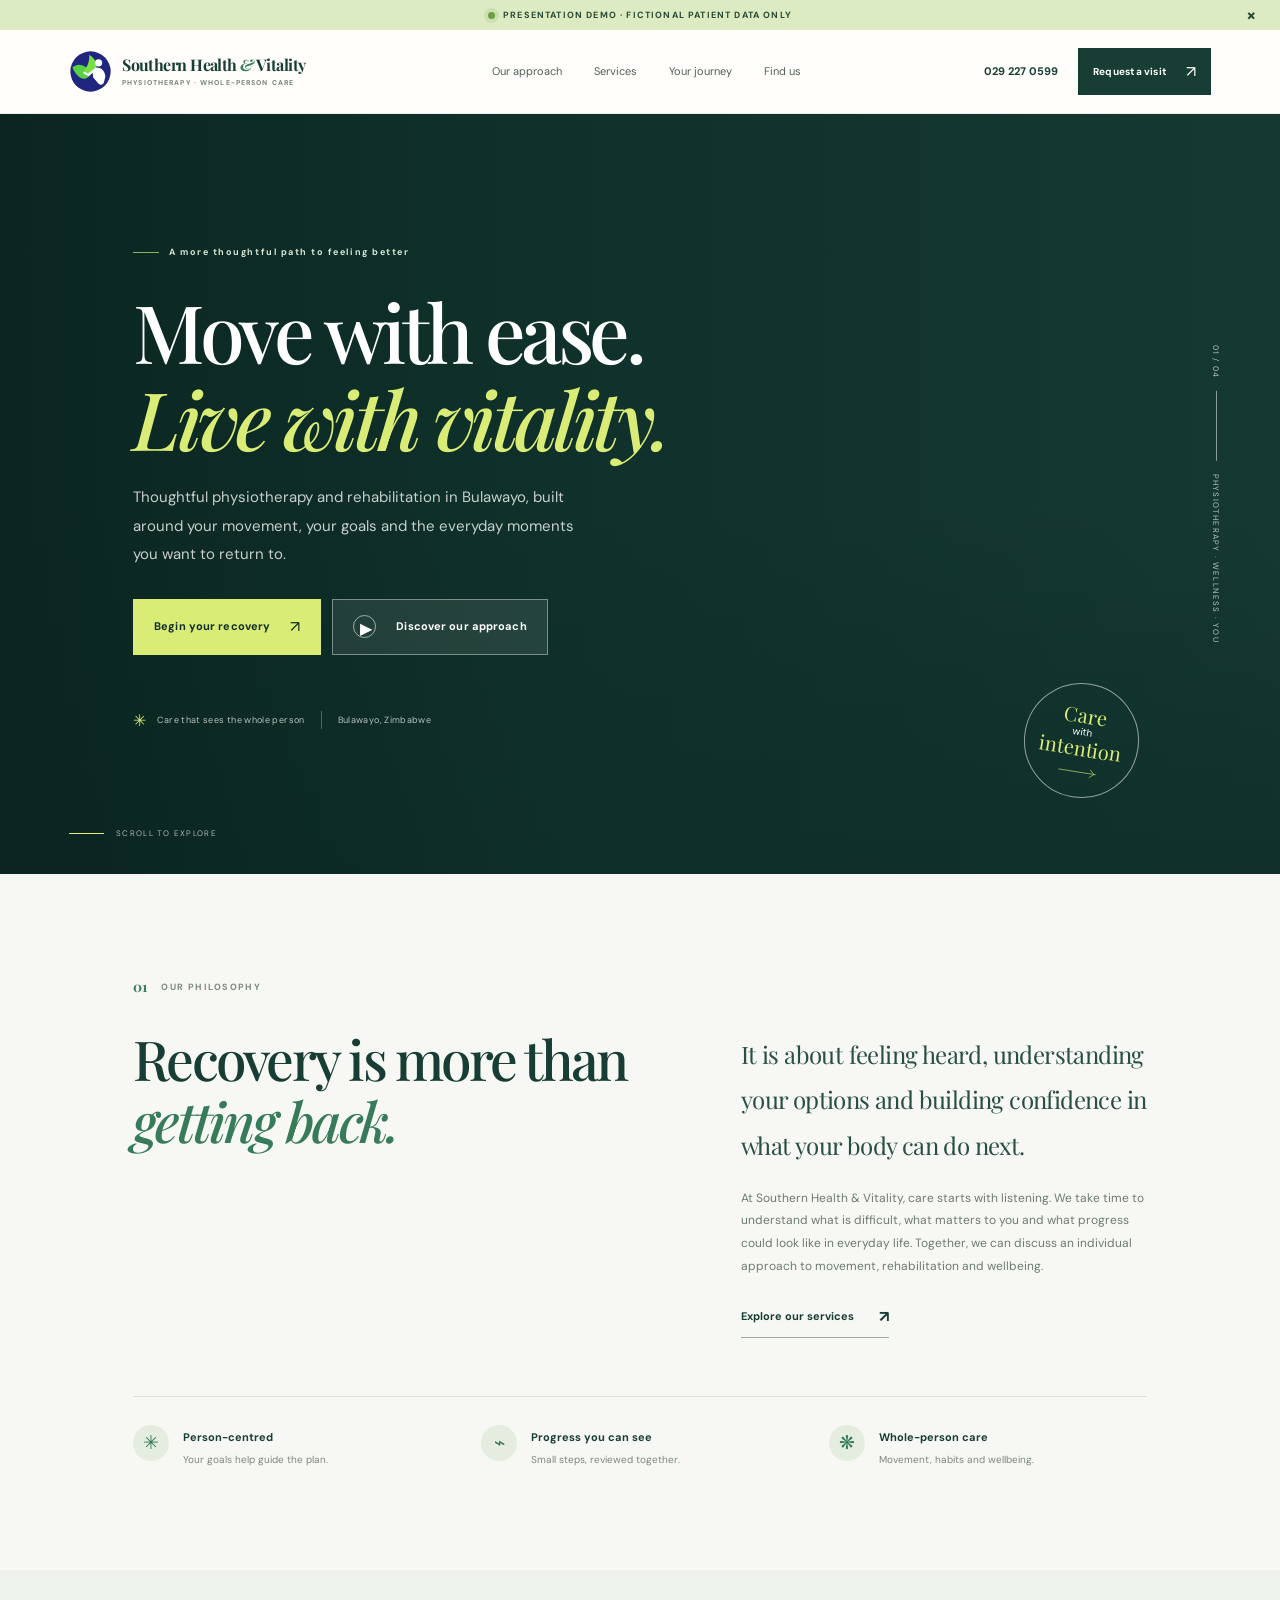
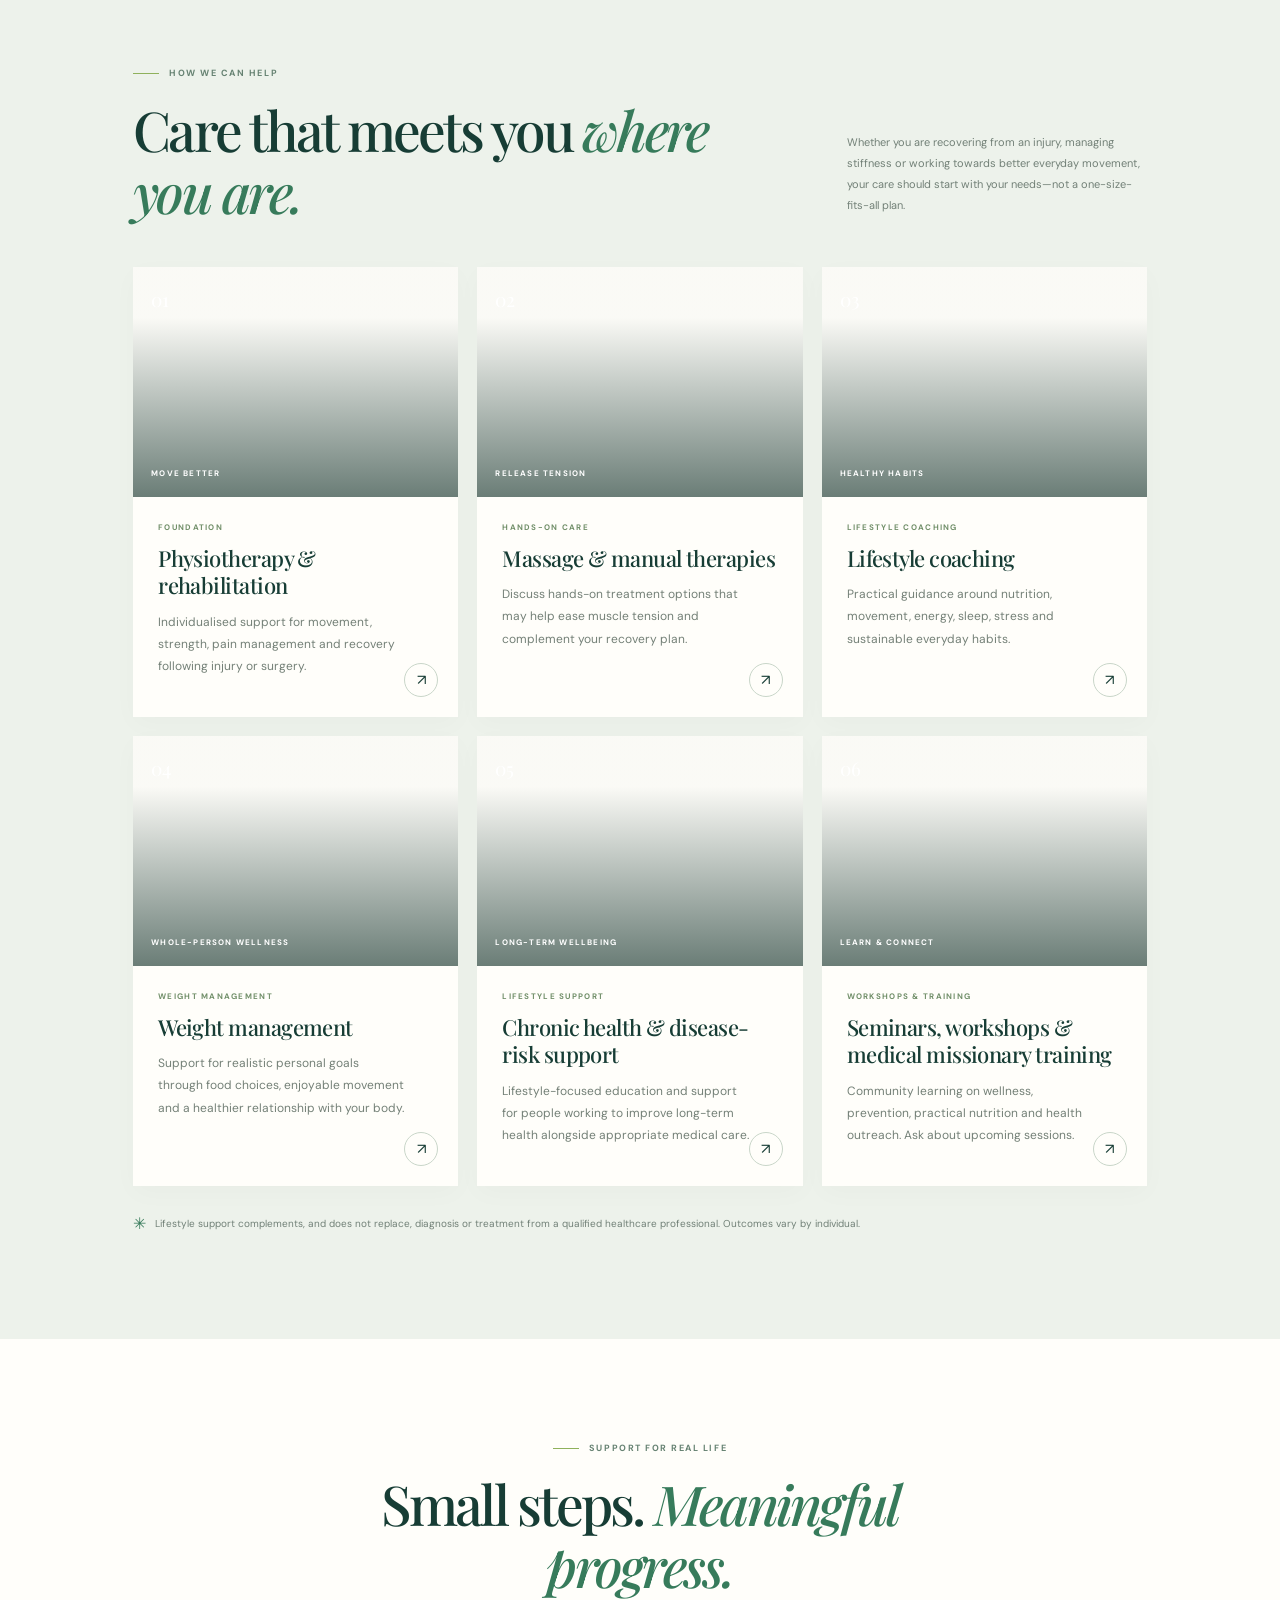
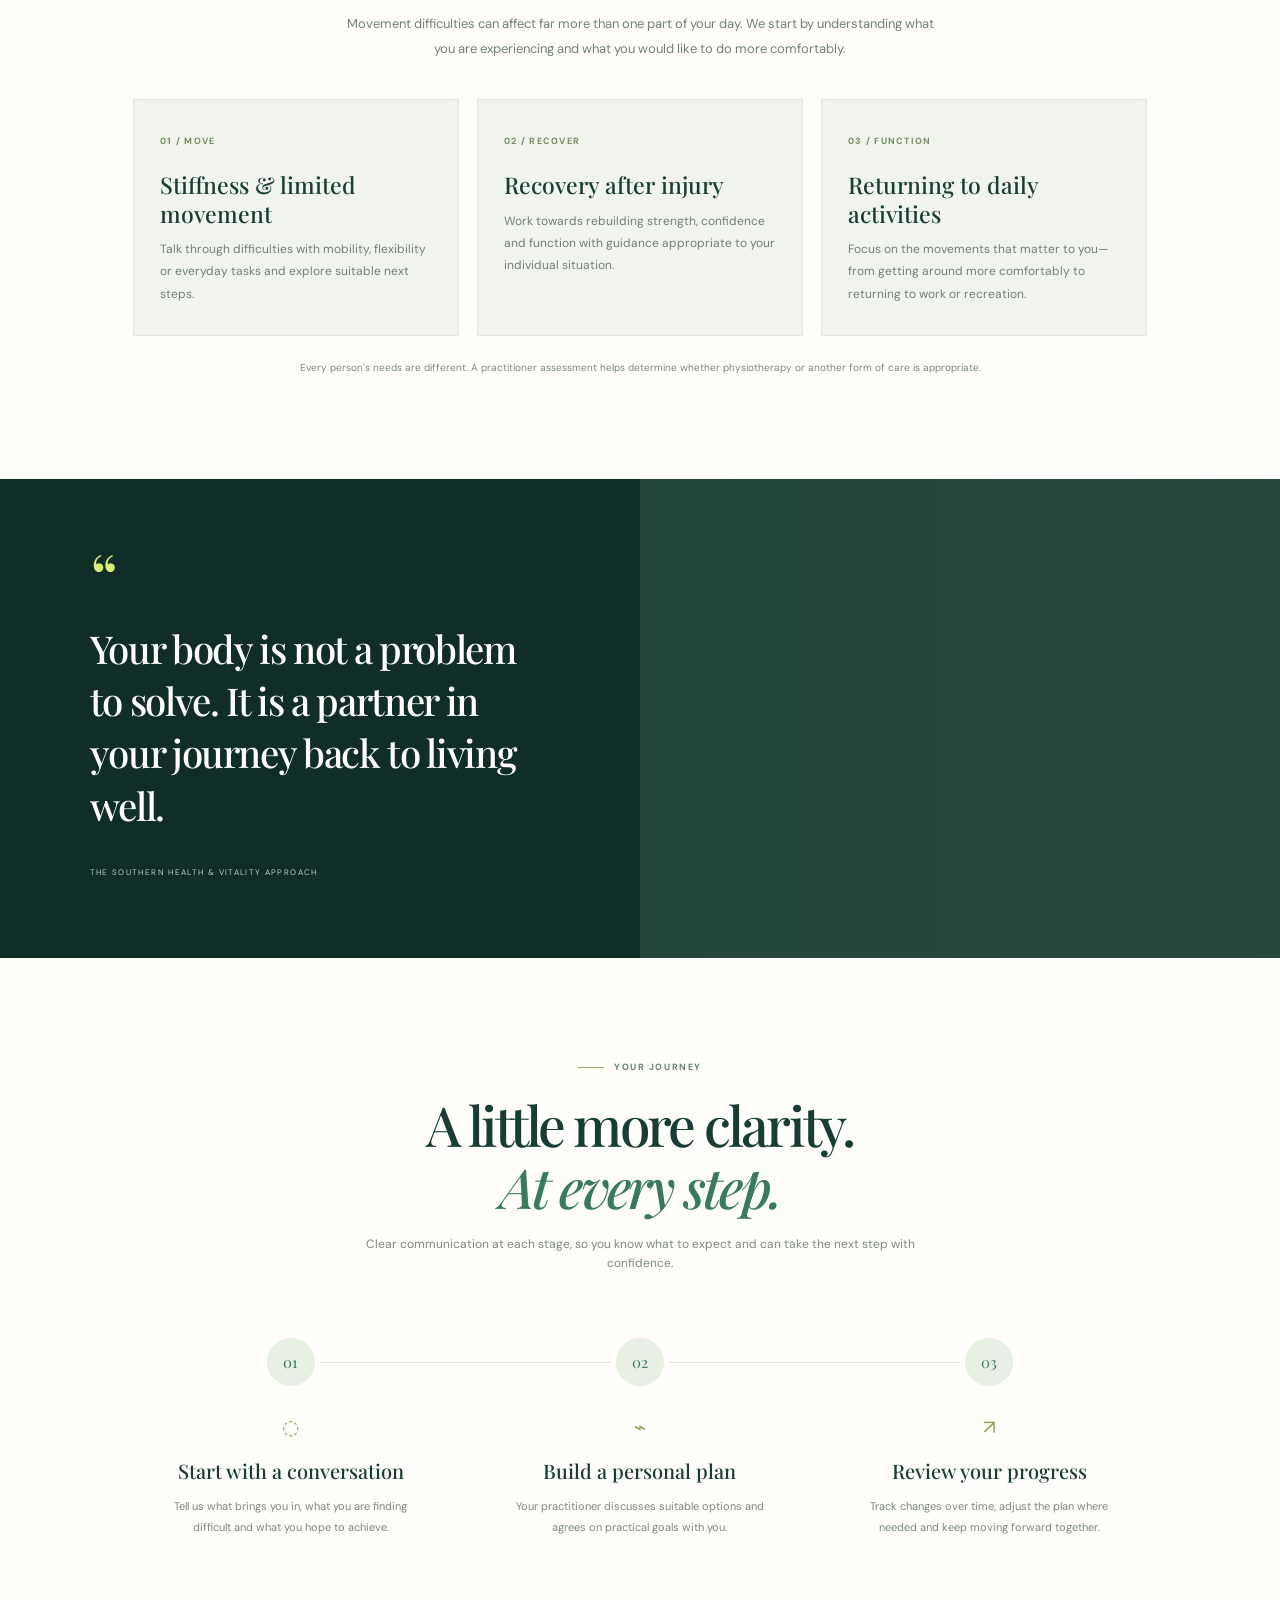
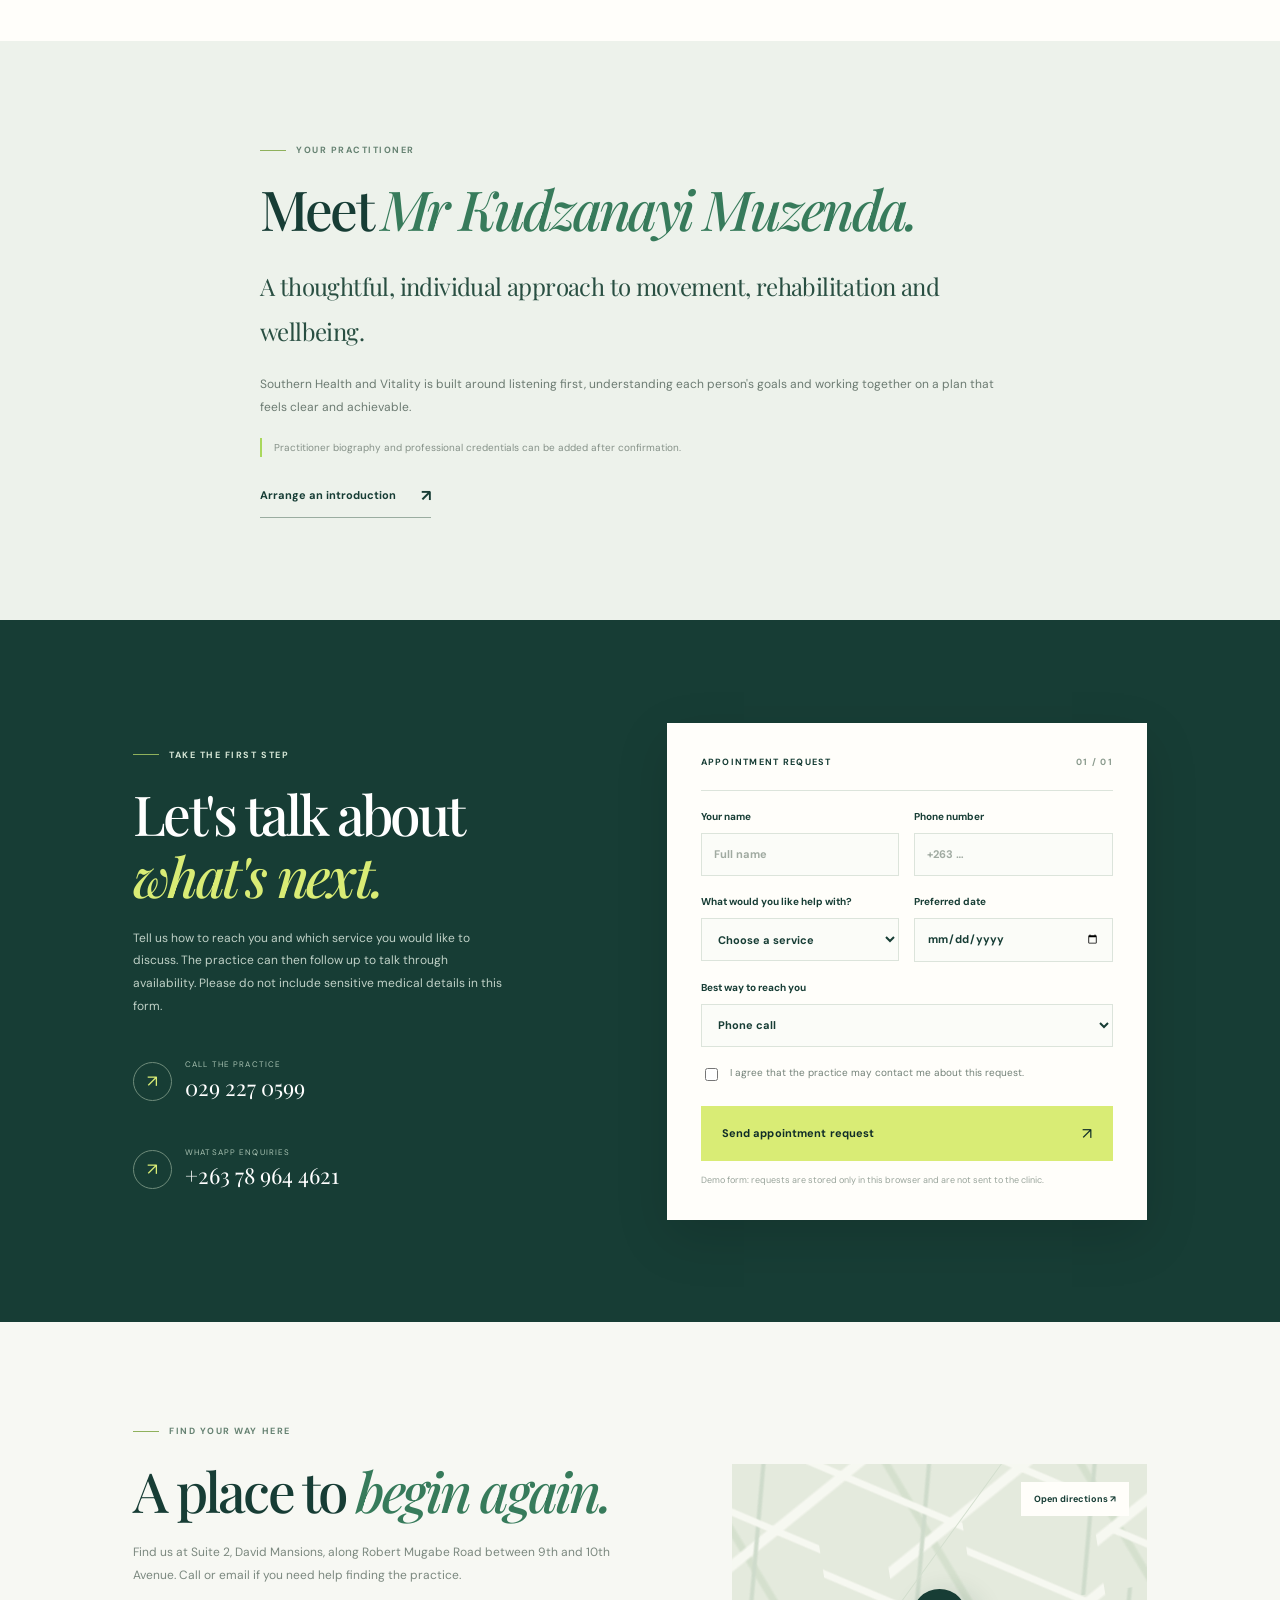
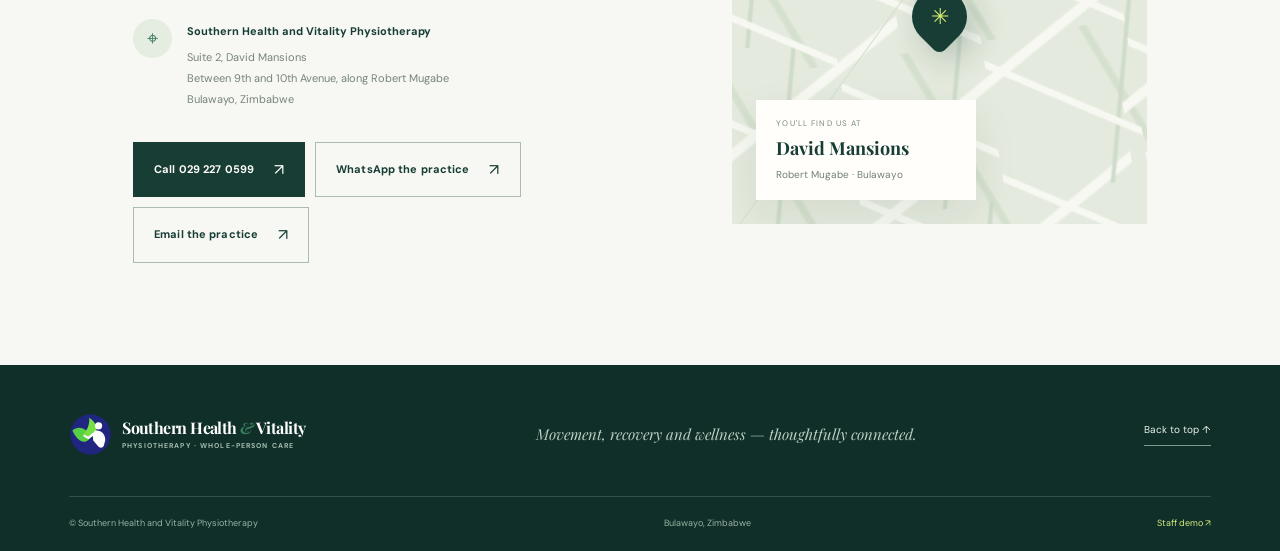
<file: index.html>
<!doctype html>
<html lang="en">
<head>
  <meta charset="utf-8">
  <meta name="viewport" content="width=device-width, initial-scale=1">
  <meta name="theme-color" content="#173d35">
  <meta name="description" content="Southern Health and Vitality Physiotherapy — movement, recovery and whole-person wellness in Bulawayo, Zimbabwe.">
  <title>Southern Health & Vitality | Physiotherapy · Wellness · Recovery</title>
  <link rel="preconnect" href="https://fonts.googleapis.com">
  <link rel="preconnect" href="https://fonts.gstatic.com" crossorigin>
  <link href="https://fonts.googleapis.com/css2?family=DM+Sans:wght@400;500;600;700&family=Playfair+Display:wght@500;600;700&display=swap" rel="stylesheet">
  <link rel="icon" type="image/svg+xml" href="favicon.svg">
  <link rel="stylesheet" href="styles.css">
</head>
<body>
  <div class="demo-ribbon"><span class="pulse-dot"></span> PRESENTATION DEMO · FICTIONAL PATIENT DATA ONLY <button id="dismiss-ribbon" aria-label="Dismiss demo notice">×</button></div>
  <header class="site-header" id="site-header">
    <a class="brand" href="#home" aria-label="Southern Health and Vitality home">
      <span class="brand-mark"><svg viewBox="0 0 64 64" aria-hidden="true"><circle cx="32" cy="32" r="30" fill="#20257f"/><path d="M5 26C15 17 25 24 34 33 28 46 15 48 5 26Z" fill="#59cf45"/><path d="M30 7C42 15 44 25 37 33 32 38 25 37 20 33 28 25 31 16 30 7Z" fill="#76df42"/><circle cx="44" cy="19" r="5.4" fill="#fff"/><path d="M39 26C48 25 54 31 54 40L52 48C51 52 46 53 43 49L36 41 35 31Z" fill="#fff"/><path d="M36 31 29 37 23 34" fill="none" stroke="#fff" stroke-width="3.2" stroke-linecap="round"/></svg></span>
      <span class="brand-copy"><strong>Southern Health <em>&</em> Vitality</strong><small>PHYSIOTHERAPY · WHOLE-PERSON CARE</small></span>
    </a>
    <nav class="main-nav" id="main-nav" aria-label="Main navigation">
      <a href="#approach">Our approach</a><a href="#services">Services</a><a href="#journey">Your journey</a><a href="#contact">Find us</a>
    </nav>
    <div class="header-actions"><a class="text-link" href="tel:0292270599">029 227 0599</a><a class="button button-dark button-small" href="#book">Request a visit <span>↗</span></a><button class="menu-toggle" id="menu-toggle" aria-label="Open menu" aria-expanded="false"><span></span><span></span></button></div>
  </header>

  <main id="public-site">
    <section class="hero" id="home">
      <div class="hero-media" aria-hidden="true">
        <video class="hero-video" autoplay muted loop playsinline poster="https://images.unsplash.com/photo-1576091160399-112ba8d25d1d?auto=format&fit=crop&w=2000&q=85">
          <source src="https://videos.pexels.com/video-files/6111095/6111095-hd_1920_1080_25fps.mp4" type="video/mp4">
        </video>
      </div>
      <div class="hero-overlay"></div>
      <div class="hero-content reveal">
        <div class="eyebrow eyebrow-light"><span class="eyebrow-line"></span> A more thoughtful path to feeling better</div>
        <h1>Move with ease.<br><i>Live with vitality.</i></h1>
        <p>Thoughtful physiotherapy and rehabilitation in Bulawayo, built around your movement, your goals and the everyday moments you want to return to.</p>
        <div class="hero-buttons"><a class="button button-lime" href="#book">Begin your recovery <span>↗</span></a><a class="button button-glass" href="#approach"><span class="play-icon">▶</span> Discover our approach</a></div>
        <div class="hero-proof"><span class="proof-icon">✳</span><span>Care that sees the whole person</span><span class="proof-separator"></span><span>Bulawayo, Zimbabwe</span></div>
      </div>
      <div class="hero-side-note"><span>01 / 04</span><span class="side-line"></span><span>PHYSIOTHERAPY · WELLNESS · YOU</span></div>
      <a class="scroll-cue" href="#approach"><span class="scroll-cue-line"></span> SCROLL TO EXPLORE</a>
      <div class="hero-stamp"><span>Care</span><b>with</b><span>intention</span><svg viewBox="0 0 70 18"><path d="M2 9h66" stroke="currentColor"/><path d="m57 2 8 7-8 7" fill="none" stroke="currentColor"/></svg></div>
    </section>

    <section class="intro section-pad" id="approach">
      <div class="intro-kicker reveal"><span class="section-number">01</span><span>OUR PHILOSOPHY</span></div>
      <div class="intro-grid">
        <h2 class="display-heading reveal">Recovery is more than <i>getting back.</i></h2>
        <div class="intro-copy reveal"><p class="large-copy">It is about feeling heard, understanding your options and building confidence in what your body can do next.</p><p>At Southern Health & Vitality, care starts with listening. We take time to understand what is difficult, what matters to you and what progress could look like in everyday life. Together, we can discuss an individual approach to movement, rehabilitation and wellbeing.</p><a class="underlined-link" href="#services">Explore our services <span>↗</span></a></div>
      </div>
      <div class="values-row reveal"><div class="value"><span class="value-icon">✳</span><div><strong>Person-centred</strong><p>Your goals help guide the plan.</p></div></div><div class="value"><span class="value-icon">⌁</span><div><strong>Progress you can see</strong><p>Small steps, reviewed together.</p></div></div><div class="value"><span class="value-icon">❋</span><div><strong>Whole-person care</strong><p>Movement, habits and wellbeing.</p></div></div></div>
    </section>

    <section class="services-section section-pad" id="services">
      <div class="section-top reveal"><div><div class="eyebrow"><span class="eyebrow-line"></span> HOW WE CAN HELP</div><h2 class="display-heading">Care that meets you <i>where you are.</i></h2></div><p>Whether you are recovering from an injury, managing stiffness or working towards better everyday movement, your care should start with your needs—not a one-size-fits-all plan.</p></div>
      <div class="service-grid">
        <article class="service-card service-featured reveal"><div class="service-image image-physio"><video class="service-video" autoplay muted loop playsinline aria-hidden="true" poster="https://images.unsplash.com/photo-1576091160399-112ba8d25d1d?auto=format&fit=crop&w=900&q=85"><source src="https://videos.pexels.com/video-files/6111025/6111025-hd_1920_1080_25fps.mp4" type="video/mp4"></video><span class="service-number">01</span><span class="service-image-caption">MOVE BETTER</span></div><div class="service-body"><span class="service-tag">FOUNDATION</span><h3>Physiotherapy & rehabilitation</h3><p>Individualised support for movement, strength, pain management and recovery following injury or surgery.</p><a href="#book" class="circle-arrow" aria-label="Request physiotherapy">↗</a></div></article>
        <article class="service-card reveal"><div class="service-image image-massage"><span class="service-number">02</span><span class="service-image-caption">RELEASE TENSION</span></div><div class="service-body"><span class="service-tag">HANDS-ON CARE</span><h3>Massage & manual therapies</h3><p>Discuss hands-on treatment options that may help ease muscle tension and complement your recovery plan.</p><a href="#book" class="circle-arrow" aria-label="Request massage and manual therapy">↗</a></div></article>
        <article class="service-card reveal"><div class="service-image image-nature"><span class="service-number">03</span><span class="service-image-caption">HEALTHY HABITS</span></div><div class="service-body"><span class="service-tag">LIFESTYLE COACHING</span><h3>Lifestyle coaching</h3><p>Practical guidance around nutrition, movement, energy, sleep, stress and sustainable everyday habits.</p><a href="#book" class="circle-arrow" aria-label="Ask about lifestyle coaching">↗</a></div></article>
        <article class="service-card reveal"><div class="service-image image-nature"><span class="service-number">04</span><span class="service-image-caption">WHOLE-PERSON WELLNESS</span></div><div class="service-body"><span class="service-tag">WEIGHT MANAGEMENT</span><h3>Weight management</h3><p>Support for realistic personal goals through food choices, enjoyable movement and a healthier relationship with your body.</p><a href="#book" class="circle-arrow" aria-label="Ask about weight management">↗</a></div></article>
        <article class="service-card reveal"><div class="service-image image-massage"><span class="service-number">05</span><span class="service-image-caption">LONG-TERM WELLBEING</span></div><div class="service-body"><span class="service-tag">LIFESTYLE SUPPORT</span><h3>Chronic health & disease-risk support</h3><p>Lifestyle-focused education and support for people working to improve long-term health alongside appropriate medical care.</p><a href="#book" class="circle-arrow" aria-label="Ask about chronic health support">↗</a></div></article>
        <article class="service-card reveal"><div class="service-image image-physio"><span class="service-number">06</span><span class="service-image-caption">LEARN & CONNECT</span></div><div class="service-body"><span class="service-tag">WORKSHOPS & TRAINING</span><h3>Seminars, workshops & medical missionary training</h3><p>Community learning on wellness, prevention, practical nutrition and health outreach. Ask about upcoming sessions.</p><a href="#book" class="circle-arrow" aria-label="Ask about workshops and training">↗</a></div></article>
      </div>
      <p class="service-note"><span>✳</span> Lifestyle support complements, and does not replace, diagnosis or treatment from a qualified healthcare professional. Outcomes vary by individual.</p>
    </section>

    <section class="who-section section-pad" id="who-we-help">
  <div class="who-heading reveal"><div class="eyebrow"><span class="eyebrow-line"></span> SUPPORT FOR REAL LIFE</div><h2 class="display-heading">Small steps. <i>Meaningful progress.</i></h2><p>Movement difficulties can affect far more than one part of your day. We start by understanding what you are experiencing and what you would like to do more comfortably.</p></div>
  <div class="who-grid">
    <article class="who-card reveal"><span class="who-index">01 / MOVE</span><h3>Stiffness & limited movement</h3><p>Talk through difficulties with mobility, flexibility or everyday tasks and explore suitable next steps.</p></article>
    <article class="who-card reveal"><span class="who-index">02 / RECOVER</span><h3>Recovery after injury</h3><p>Work towards rebuilding strength, confidence and function with guidance appropriate to your individual situation.</p></article>
    <article class="who-card reveal"><span class="who-index">03 / FUNCTION</span><h3>Returning to daily activities</h3><p>Focus on the movements that matter to you—from getting around more comfortably to returning to work or recreation.</p></article>
  </div>
  <p class="who-note">Every person's needs are different. A practitioner assessment helps determine whether physiotherapy or another form of care is appropriate.</p>
</section>

<section class="quote-band">
      <div class="quote-text reveal"><span class="quote-mark">“</span><blockquote>Your body is not a problem to solve. It is a partner in your journey back to living well.</blockquote><span class="quote-caption">THE SOUTHERN HEALTH & VITALITY APPROACH</span></div>
      <div class="quote-image"><video class="quote-video" autoplay muted loop playsinline poster="https://images.unsplash.com/photo-1576091160399-112ba8d25d1d?auto=format&fit=crop&w=1200&q=85" aria-label="Physiotherapy and rehabilitation session"><source src="https://videos.pexels.com/video-files/6111091/6111091-hd_1920_1080_25fps.mp4" type="video/mp4"></video></div>
    </section>

    <section class="journey-section section-pad" id="journey">
      <div class="journey-heading reveal"><div class="eyebrow"><span class="eyebrow-line"></span> YOUR JOURNEY</div><h2 class="display-heading">A little more clarity.<br><i>At every step.</i></h2><p>Clear communication at each stage, so you know what to expect and can take the next step with confidence.</p></div>
      <div class="journey-steps"><article class="journey-step reveal"><span class="journey-index">01</span><div class="journey-symbol">◌</div><h3>Start with a conversation</h3><p>Tell us what brings you in, what you are finding difficult and what you hope to achieve.</p></article><article class="journey-step reveal"><span class="journey-index">02</span><div class="journey-symbol">⌁</div><h3>Build a personal plan</h3><p>Your practitioner discusses suitable options and agrees on practical goals with you.</p></article><article class="journey-step reveal"><span class="journey-index">03</span><div class="journey-symbol">↗</div><h3>Review your progress</h3><p>Track changes over time, adjust the plan where needed and keep moving forward together.</p></article></div>
    </section>

    <section class="practitioner-section section-pad">
      <div class="practitioner-copy reveal"><div class="eyebrow"><span class="eyebrow-line"></span> YOUR PRACTITIONER</div><h2 class="display-heading">Meet <i>Mr Kudzanayi Muzenda.</i></h2><p class="large-copy">A thoughtful, individual approach to movement, rehabilitation and wellbeing.</p><p>Southern Health and Vitality is built around listening first, understanding each person's goals and working together on a plan that feels clear and achievable.</p><p class="placeholder-note">Practitioner biography and professional credentials can be added after confirmation.</p><a class="underlined-link" href="#book">Arrange an introduction <span>↗</span></a></div>
    </section>

    <section class="book-section section-pad" id="book">
      <div class="book-copy reveal"><div class="eyebrow eyebrow-light"><span class="eyebrow-line"></span> TAKE THE FIRST STEP</div><h2 class="display-heading">Let's talk about <i>what's next.</i></h2><p>Tell us how to reach you and which service you would like to discuss. The practice can then follow up to talk through availability. Please do not include sensitive medical details in this form.</p><div class="book-contact"><span class="book-contact-icon">↗</span><div><small>CALL THE PRACTICE</small><a href="tel:0292270599">029 227 0599</a></div></div><div class="book-contact"><span class="book-contact-icon">↗</span><div><small>WHATSAPP ENQUIRIES</small><a href="https://wa.me/263789644621" target="_blank" rel="noopener">+263 78 964 4621</a></div></div></div>
      <form class="booking-form reveal" id="booking-form"><div class="form-head"><span>APPOINTMENT REQUEST</span><span class="form-step">01 / 01</span></div><div class="form-row"><label>Your name<input name="name" required autocomplete="name" placeholder="Full name"></label><label>Phone number<input name="phone" required autocomplete="tel" placeholder="+263 …"></label></div><div class="form-row"><label>What would you like help with?<select name="service" required><option value="">Choose a service</option><option>Physiotherapy & rehabilitation</option><option>Massage & manual therapy</option><option>Lifestyle coaching</option><option>Weight management</option><option>Chronic health & disease-risk support</option><option>Seminars, workshops & medical missionary training</option><option>General enquiry</option></select></label><label>Preferred date<input type="date" name="date" id="booking-date"></label></div><label>Best way to reach you<select name="contact"><option>Phone call</option><option>WhatsApp</option><option>Email</option></select></label><label class="consent-check"><input type="checkbox" required> <span>I agree that the practice may contact me about this request.</span></label><button class="button button-lime button-full" type="submit">Send appointment request <span>↗</span></button><p class="form-fineprint">Demo form: requests are stored only in this browser and are not sent to the clinic.</p><div class="form-success" id="booking-success" role="status" hidden>Thank you — your demo request has been saved in this browser. No message has been sent to the clinic.</div></form>
    </section>

    <section class="contact-section section-pad" id="contact"><div class="contact-main reveal"><div class="eyebrow"><span class="eyebrow-line"></span> FIND YOUR WAY HERE</div><h2 class="display-heading">A place to <i>begin again.</i></h2><p>Find us at Suite 2, David Mansions, along Robert Mugabe Road between 9th and 10th Avenue. Call or email if you need help finding the practice.</p><div class="address-block"><span class="address-icon">⌖</span><div><strong>Southern Health and Vitality Physiotherapy</strong><p>Suite 2, David Mansions<br>Between 9th and 10th Avenue, along Robert Mugabe<br>Bulawayo, Zimbabwe</p></div></div><div class="contact-actions"><a class="button button-dark" href="tel:0292270599">Call 029 227 0599 <span>↗</span></a><a class="button button-outline-dark" href="https://wa.me/263789644621" target="_blank" rel="noopener">WhatsApp the practice <span>↗</span></a><a class="button button-outline-dark" href="mailto:muzendak@gmail.com">Email the practice <span>↗</span></a></div></div><div class="map-card reveal"><div class="map-pattern"></div><div class="map-pin"><span>✳</span></div><div class="map-label"><small>YOU'LL FIND US AT</small><strong>David Mansions</strong><span>Robert Mugabe · Bulawayo</span></div><a target="_blank" rel="noopener" href="https://www.google.com/maps/search/?api=1&query=David+Mansions+Robert+Mugabe+Bulawayo" class="map-open">Open directions ↗</a></div></section>

    <footer class="site-footer"><div class="footer-top"><a class="brand brand-footer" href="#home"><span class="brand-mark"><svg viewBox="0 0 64 64" aria-hidden="true"><circle cx="32" cy="32" r="30" fill="#20257f"/><path d="M5 26C15 17 25 24 34 33 28 46 15 48 5 26Z" fill="#59cf45"/><path d="M30 7C42 15 44 25 37 33 32 38 25 37 20 33 28 25 31 16 30 7Z" fill="#76df42"/><circle cx="44" cy="19" r="5.4" fill="#fff"/><path d="M39 26C48 25 54 31 54 40L52 48C51 52 46 53 43 49L36 41 35 31Z" fill="#fff"/><path d="M36 31 29 37 23 34" fill="none" stroke="#fff" stroke-width="3.2" stroke-linecap="round"/></svg></span><span class="brand-copy"><strong>Southern Health <em>&</em> Vitality</strong><small>PHYSIOTHERAPY · WHOLE-PERSON CARE</small></span></a><p>Movement, recovery and wellness — thoughtfully connected.</p><a class="back-top" href="#home">Back to top ↑</a></div><div class="footer-bottom"><span>© <span id="year"></span> Southern Health and Vitality Physiotherapy</span><span>Bulawayo, Zimbabwe</span><a class="staff-access" href="staff.html">Staff demo ↗</a></div></footer>
  </main>

  <main id="dashboard-app" class="dashboard-app" hidden>
    <aside class="app-sidebar" id="app-sidebar"><a class="app-brand" href="#" id="back-to-site"><span class="brand-mark"><svg viewBox="0 0 64 64"><circle cx="32" cy="32" r="30" fill="#20257f"/><path d="M5 26C15 17 25 24 34 33 28 46 15 48 5 26Z" fill="#59cf45"/><path d="M30 7C42 15 44 25 37 33 32 38 25 37 20 33 28 25 31 16 30 7Z" fill="#76df42"/><circle cx="44" cy="19" r="5.4" fill="#fff"/><path d="M39 26C48 25 54 31 54 40L52 48C51 52 46 53 43 49L36 41 35 31Z" fill="#fff"/><path d="M36 31 29 37 23 34" fill="none" stroke="#fff" stroke-width="3.2" stroke-linecap="round"/></svg></span><span><strong>Southern Health</strong><small>VITALITY DESK</small></span></a><div class="sidebar-label">WORKSPACE</div><nav class="app-nav" id="app-nav"><button class="app-nav-item active" data-view="overview"><span>▦</span> Overview</button><button class="app-nav-item" data-view="patients"><span>♙</span> Patients <b id="patient-nav-count">8</b></button><button class="app-nav-item" data-view="monitoring"><span>⌁</span> Patient monitoring</button><button class="app-nav-item" data-view="appointments"><span>▣</span> Appointments <b id="appointment-nav-count">6</b></button><button class="app-nav-item" data-view="payments"><span>＄</span> Payments & receipts</button><button class="app-nav-item" data-view="followups"><span>↗</span> Follow-ups</button><button class="app-nav-item" data-view="reports"><span>▥</span> Reports</button></nav><div class="sidebar-bottom"><div class="sidebar-user"><div class="avatar avatar-green">KM</div><div><strong>Mr Kudzanayi Muzenda</strong><small>Practitioner · Demo mode</small></div><span class="online-dot"></span></div><a class="site-return" id="return-site" href="index.html">← Back to public website</a></div></aside>
    <section class="app-main"><header class="app-topbar"><button class="mobile-app-menu" id="mobile-app-menu" aria-label="Toggle dashboard menu">☰</button><div class="breadcrumb">Workspace <span>/</span> <strong id="breadcrumb-current">Overview</strong></div><div class="topbar-right"><span class="demo-status"><span class="pulse-dot"></span> Demo data</span><button class="top-icon" id="show-help" title="Demo information">ⓘ</button><div class="avatar avatar-blue">KM</div></div></header>
      <div class="app-content"><div class="demo-alert"><span class="alert-icon">ⓘ</span><div><strong>Demonstration workspace</strong><p>Every patient, appointment and transaction shown here is fictional. Data changes are saved in this browser only. Do not enter real patient information.</p></div><button id="reset-demo" class="alert-reset">Reset sample data</button></div>
      <section class="app-view active" id="view-overview"><div class="page-heading"><div><div class="eyebrow">WEDNESDAY · PRACTICE SNAPSHOT</div><h1>Good morning, <i>Mr Muzenda.</i></h1><p>Here's a look at your practice today.</p></div><button class="button button-dark" data-action="new-appointment">＋ New appointment</button></div><div class="stats-grid"><article class="stat-card"><div class="stat-top"><span>Registered patients</span><span class="stat-icon">♙</span></div><strong id="stat-patients">8</strong><small><span class="stat-good">↑ 2</span> this month <span class="stat-foot">Fictional sample</span></small><div class="mini-bars bars-green"><i></i><i></i><i></i><i></i><i></i><i></i><i></i><i></i><i></i><i></i></div></article><article class="stat-card"><div class="stat-top"><span>Today's appointments</span><span class="stat-icon">▣</span></div><strong id="stat-today">4</strong><small><span class="stat-good">2 confirmed</span> · 1 pending</small><div class="mini-bars bars-blue"><i></i><i></i><i></i><i></i><i></i><i></i><i></i><i></i><i></i><i></i></div></article><article class="stat-card"><div class="stat-top"><span>Payments recorded</span><span class="stat-icon">＄</span></div><strong id="stat-revenue">$485</strong><small>Sample total <span class="stat-foot">Not real revenue</span></small><div class="mini-bars bars-gold"><i></i><i></i><i></i><i></i><i></i><i></i><i></i><i></i><i></i><i></i></div></article><article class="stat-card"><div class="stat-top"><span>Follow-ups due</span><span class="stat-icon">↗</span></div><strong id="stat-followups">3</strong><small><span class="stat-warn">Needs review</span> this week</small><div class="mini-bars bars-purple"><i></i><i></i><i></i><i></i><i></i><i></i><i></i><i></i><i></i><i></i></div></article></div><div class="dashboard-grid"><article class="panel appointments-panel"><div class="panel-heading"><div><h2>Today's schedule</h2><p>Your upcoming patient visits</p></div><button class="quiet-button" data-go="appointments">View calendar ↗</button></div><div id="today-schedule" class="schedule-list"></div></article><article class="panel followup-panel"><div class="panel-heading"><div><h2>Patient follow-ups</h2><p>Keep recovery moving forward</p></div><button class="icon-button" data-go="followups">↗</button></div><div id="overview-followups" class="compact-list"></div></article></div><div class="dashboard-grid lower-grid"><article class="panel"><div class="panel-heading"><div><h2>Recent activity</h2><p>Latest demo record updates</p></div><span class="panel-badge">THIS WEEK</span></div><div id="recent-activity" class="activity-list"></div></article><article class="panel care-panel"><div class="care-icon">✳</div><span class="service-tag">PRACTICE NOTE</span><h2>Care, with intention.</h2><p>Keep each patient's goals at the centre of their plan. Record measurable changes and review them together at each visit.</p><button class="underlined-link" data-go="monitoring">Open patient monitoring ↗</button></article></div></section>

      <section class="app-view" id="view-patients"><div class="page-heading"><div><div class="eyebrow">PATIENT DIRECTORY</div><h1>People at the <i>heart of care.</i></h1><p>Search records and open a patient's care journey.</p></div><button class="button button-dark" data-action="new-patient">＋ Add patient</button></div><div class="toolbar"><label class="search-box"><span>⌕</span><input id="patient-search" placeholder="Search name, phone or patient ID…" type="search"></label><select id="patient-filter" aria-label="Filter patients"><option value="all">All patients</option><option value="active">Active care</option><option value="followup">Follow-up due</option><option value="completed">Care completed</option></select></div><div class="panel table-panel"><div class="table-wrap"><table><thead><tr><th>PATIENT</th><th>PATIENT ID</th><th>CARE STATUS</th><th>LAST VISIT</th><th>NEXT FOLLOW-UP</th><th></th></tr></thead><tbody id="patients-table"></tbody></table></div><div class="table-foot"><span id="patient-results-count">8 sample patients</span><span>Fictional demo records</span></div></div></section>

      <section class="app-view" id="view-monitoring"><div class="page-heading"><div><div class="eyebrow">RECOVERY OVER TIME</div><h1>Patient <i>monitoring.</i></h1><p>Review progress, goals and the next steps in each care journey.</p></div><select id="monitor-patient" aria-label="Select patient" class="patient-select"></select></div><div id="monitoring-detail"></div></section>

      <section class="app-view" id="view-appointments"><div class="page-heading"><div><div class="eyebrow">PRACTICE CALENDAR</div><h1>Time for <i>better movement.</i></h1><p>Manage appointment requests, attendance and planned visits.</p></div><button class="button button-dark" data-action="new-appointment">＋ New appointment</button></div><div class="toolbar"><div class="segmented" id="appointment-filters"><button class="selected" data-filter="all">All visits</button><button data-filter="confirmed">Confirmed</button><button data-filter="pending">Requests</button><button data-filter="completed">Completed</button></div><input id="appointment-date-filter" type="date" aria-label="Filter by date"></div><div class="panel table-panel"><div class="table-wrap"><table><thead><tr><th>DATE & TIME</th><th>PATIENT</th><th>SERVICE</th><th>STATUS</th><th>CONTACT</th><th>ACTIONS</th></tr></thead><tbody id="appointments-table"></tbody></table></div><div class="table-foot"><span id="appointment-results-count"></span><span>Appointment requests require confirmation</span></div></div></section>

      <section class="app-view" id="view-payments"><div class="page-heading"><div><div class="eyebrow">PRACTICE FINANCES</div><h1>Payments, made <i>clear.</i></h1><p>Record payments and balances, then print a receipt for your records.</p></div><button class="button button-dark" data-action="new-payment">＋ Record payment</button></div><div class="stats-grid finance-stats"><article class="stat-card"><div class="stat-top"><span>Recorded payments</span><span class="stat-icon">＄</span></div><strong id="payment-total">$485</strong><small>Fictional sample transactions</small></article><article class="stat-card"><div class="stat-top"><span>Outstanding balances</span><span class="stat-icon">◷</span></div><strong id="payment-outstanding">$260</strong><small>Amounts marked unpaid</small></article><article class="stat-card"><div class="stat-top"><span>Transactions</span><span class="stat-icon">▤</span></div><strong id="payment-count">6</strong><small>Across all demo patients</small></article></div><div class="panel table-panel"><div class="panel-heading"><div><h2>Payment register</h2><p>Every amount is sample data in USD for the demo.</p></div><button class="quiet-button" id="export-payments">Export CSV ↓</button></div><div class="table-wrap"><table><thead><tr><th>RECEIPT</th><th>PATIENT</th><th>DATE</th><th>METHOD</th><th>AMOUNT</th><th>STATUS</th><th></th></tr></thead><tbody id="payments-table"></tbody></table></div></div></section>

      <section class="app-view" id="view-followups"><div class="page-heading"><div><div class="eyebrow">CONTINUITY OF CARE</div><h1>Keep the <i>connection.</i></h1><p>Review patients due for a check-in and prepare a follow-up message.</p></div></div><div class="followup-intro"><span class="followup-intro-icon">↗</span><div><strong>Helpful follow-ups, thoughtfully timed.</strong><p>Messages are prepared for staff review. This demo does not send messages automatically.</p></div></div><div id="followup-cards" class="followup-cards"></div></section>

      <section class="app-view" id="view-reports"><div class="page-heading"><div><div class="eyebrow">PRACTICE INSIGHTS</div><h1>A clearer view of <i>your practice.</i></h1><p>Sample activity and financial summaries for the demo.</p></div><button class="button button-outline-dark" id="export-report">Export report ↓</button></div><div class="report-grid"><article class="panel report-chart-panel"><div class="panel-heading"><div><h2>Recorded payments</h2><p>Illustrative monthly sample totals</p></div><span class="panel-badge">USD</span></div><div id="revenue-chart" class="revenue-chart"></div></article><article class="panel"><div class="panel-heading"><div><h2>Patient care status</h2><p>Current sample directory</p></div></div><div id="status-breakdown" class="status-breakdown"></div></article><article class="panel"><div class="panel-heading"><div><h2>Service mix</h2><p>Appointments in sample schedule</p></div></div><div id="service-breakdown" class="service-breakdown"></div></article><article class="panel report-note"><span class="care-icon">✳</span><h2>Use data to ask better questions.</h2><p>These summaries can help a practice understand attendance and operations. They are illustrative, not clinical outcome claims.</p></article></div></section>
      </div>
    </section>
  </main>

  <dialog id="record-dialog" class="record-dialog"><form id="record-form" method="dialog"><div class="dialog-head"><div><span class="eyebrow" id="dialog-eyebrow">PRACTICE WORKSPACE</span><h2 id="dialog-title">Add a record</h2></div><button type="button" class="dialog-close" id="dialog-close" aria-label="Close dialog">×</button></div><div id="dialog-fields" class="dialog-fields"></div><div class="dialog-actions"><button type="button" class="button button-outline-dark" id="dialog-cancel">Cancel</button><button type="submit" class="button button-dark" id="dialog-submit">Save record ↗</button></div></form></dialog>
  <div id="toast" class="toast" role="status" aria-live="polite"></div>
  <script src="app.js"></script>
</body>
</html>
</file>
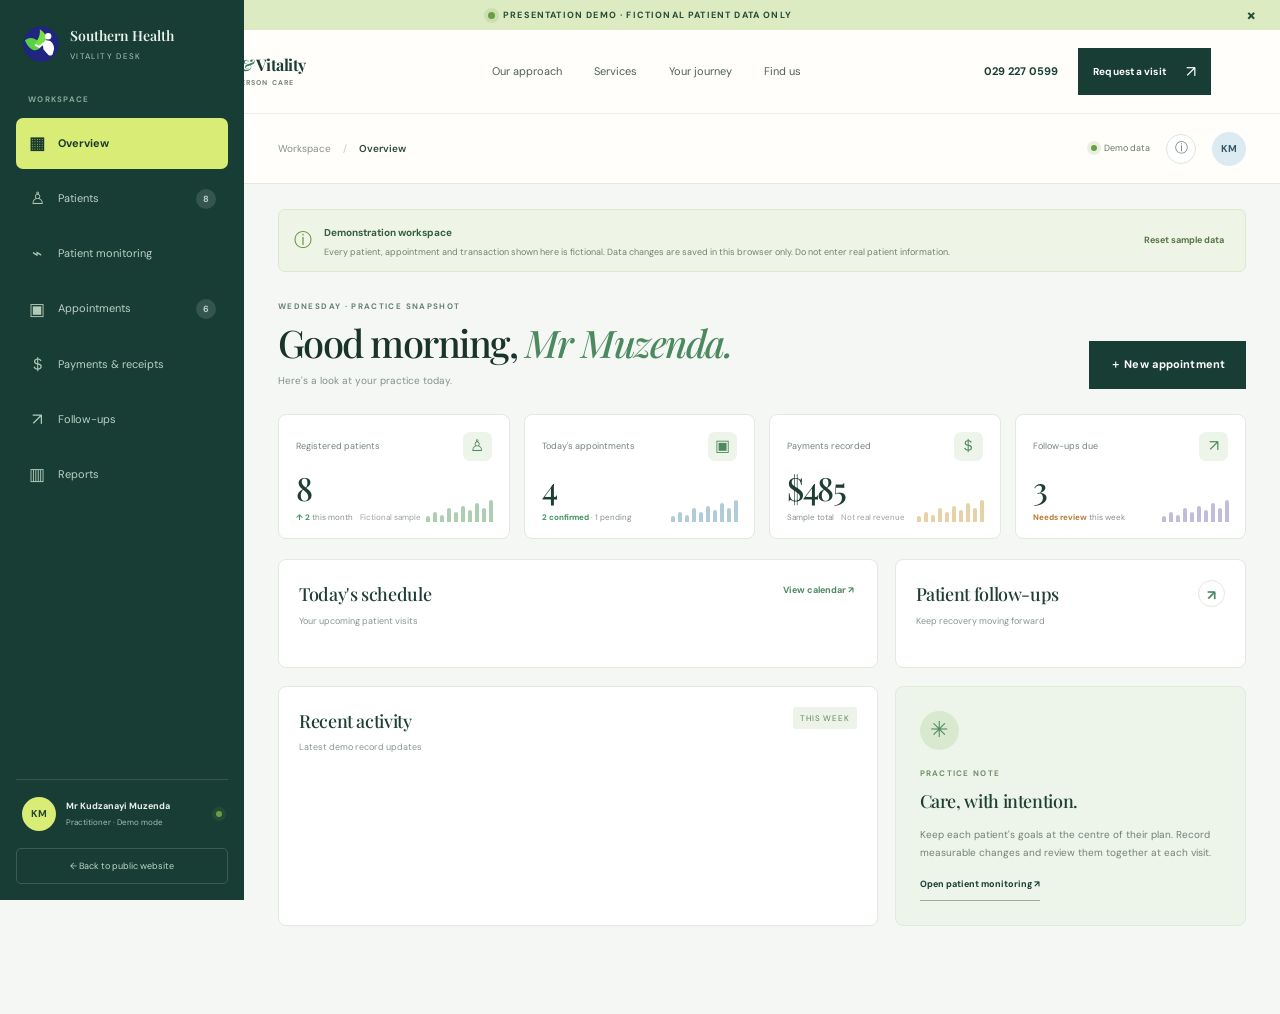
<file: staff.html>
<!doctype html>
<html lang="en">
<head>
  <meta charset="utf-8">
  <meta name="viewport" content="width=device-width, initial-scale=1">
  <meta name="theme-color" content="#173d35">
  <meta name="description" content="Southern Health and Vitality Physiotherapy — movement, recovery and whole-person wellness in Bulawayo, Zimbabwe.">
  <title>Vitality Desk | Southern Health & Vitality Staff Demo</title>
  <link rel="preconnect" href="https://fonts.googleapis.com">
  <link rel="preconnect" href="https://fonts.gstatic.com" crossorigin>
  <link href="https://fonts.googleapis.com/css2?family=DM+Sans:wght@400;500;600;700&family=Playfair+Display:wght@500;600;700&display=swap" rel="stylesheet">
  <link rel="icon" type="image/svg+xml" href="favicon.svg">
  <link rel="stylesheet" href="styles.css">
</head>
<body class="dashboard-mode staff-page">
  <div class="demo-ribbon"><span class="pulse-dot"></span> PRESENTATION DEMO · FICTIONAL PATIENT DATA ONLY <button id="dismiss-ribbon" aria-label="Dismiss demo notice">×</button></div>
  <header class="site-header" id="site-header">
    <a class="brand" href="#home" aria-label="Southern Health and Vitality home">
      <span class="brand-mark"><svg viewBox="0 0 64 64" aria-hidden="true"><circle cx="32" cy="32" r="30" fill="#20257f"/><path d="M5 26C15 17 25 24 34 33 28 46 15 48 5 26Z" fill="#59cf45"/><path d="M30 7C42 15 44 25 37 33 32 38 25 37 20 33 28 25 31 16 30 7Z" fill="#76df42"/><circle cx="44" cy="19" r="5.4" fill="#fff"/><path d="M39 26C48 25 54 31 54 40L52 48C51 52 46 53 43 49L36 41 35 31Z" fill="#fff"/><path d="M36 31 29 37 23 34" fill="none" stroke="#fff" stroke-width="3.2" stroke-linecap="round"/></svg></span>
      <span class="brand-copy"><strong>Southern Health <em>&</em> Vitality</strong><small>PHYSIOTHERAPY · WHOLE-PERSON CARE</small></span>
    </a>
    <nav class="main-nav" id="main-nav" aria-label="Main navigation">
      <a href="#approach">Our approach</a><a href="#services">Services</a><a href="#journey">Your journey</a><a href="#contact">Find us</a>
    </nav>
    <div class="header-actions"><a class="text-link" href="tel:0292270599">029 227 0599</a><a class="button button-dark button-small" href="#book">Request a visit <span>↗</span></a><button class="menu-toggle" id="menu-toggle" aria-label="Open menu" aria-expanded="false"><span></span><span></span></button></div>
  </header>

  <main id="public-site" hidden>
    <section class="hero" id="home">
      <div class="hero-media" aria-hidden="true">
        <video class="hero-video" autoplay muted loop playsinline poster="https://images.unsplash.com/photo-1576091160399-112ba8d25d1d?auto=format&fit=crop&w=2000&q=85">
          <source src="https://videos.pexels.com/video-files/6111095/6111095-hd_1920_1080_25fps.mp4" type="video/mp4">
        </video>
      </div>
      <div class="hero-overlay"></div>
      <div class="hero-content reveal">
        <div class="eyebrow eyebrow-light"><span class="eyebrow-line"></span> A more thoughtful path to feeling better</div>
        <h1>Move with ease.<br><i>Live with vitality.</i></h1>
        <p>Thoughtful physiotherapy and rehabilitation in Bulawayo, built around your movement, your goals and the everyday moments you want to return to.</p>
        <div class="hero-buttons"><a class="button button-lime" href="#book">Begin your recovery <span>↗</span></a><a class="button button-glass" href="#approach"><span class="play-icon">▶</span> Discover our approach</a></div>
        <div class="hero-proof"><span class="proof-icon">✳</span><span>Care that sees the whole person</span><span class="proof-separator"></span><span>Bulawayo, Zimbabwe</span></div>
      </div>
      <div class="hero-side-note"><span>01 / 04</span><span class="side-line"></span><span>PHYSIOTHERAPY · WELLNESS · YOU</span></div>
      <a class="scroll-cue" href="#approach"><span class="scroll-cue-line"></span> SCROLL TO EXPLORE</a>
      <div class="hero-stamp"><span>Care</span><b>with</b><span>intention</span><svg viewBox="0 0 70 18"><path d="M2 9h66" stroke="currentColor"/><path d="m57 2 8 7-8 7" fill="none" stroke="currentColor"/></svg></div>
    </section>

    <section class="intro section-pad" id="approach">
      <div class="intro-kicker reveal"><span class="section-number">01</span><span>OUR PHILOSOPHY</span></div>
      <div class="intro-grid">
        <h2 class="display-heading reveal">Recovery is more than <i>getting back.</i></h2>
        <div class="intro-copy reveal"><p class="large-copy">It is about feeling heard, understanding your options and building confidence in what your body can do next.</p><p>At Southern Health & Vitality, care starts with listening. We take time to understand what is difficult, what matters to you and what progress could look like in everyday life. Together, we can discuss an individual approach to movement, rehabilitation and wellbeing.</p><a class="underlined-link" href="#services">Explore our services <span>↗</span></a></div>
      </div>
      <div class="values-row reveal"><div class="value"><span class="value-icon">✳</span><div><strong>Person-centred</strong><p>Your goals help guide the plan.</p></div></div><div class="value"><span class="value-icon">⌁</span><div><strong>Progress you can see</strong><p>Small steps, reviewed together.</p></div></div><div class="value"><span class="value-icon">❋</span><div><strong>Whole-person care</strong><p>Movement, habits and wellbeing.</p></div></div></div>
    </section>

    <section class="services-section section-pad" id="services">
      <div class="section-top reveal"><div><div class="eyebrow"><span class="eyebrow-line"></span> HOW WE CAN HELP</div><h2 class="display-heading">Care that meets you <i>where you are.</i></h2></div><p>Whether you are recovering from an injury, managing stiffness or working towards better everyday movement, your care should start with your needs—not a one-size-fits-all plan.</p></div>
      <div class="service-grid">
        <article class="service-card service-featured reveal"><div class="service-image image-physio"><video class="service-video" autoplay muted loop playsinline aria-hidden="true" poster="https://images.unsplash.com/photo-1576091160399-112ba8d25d1d?auto=format&fit=crop&w=900&q=85"><source src="https://videos.pexels.com/video-files/6111025/6111025-hd_1920_1080_25fps.mp4" type="video/mp4"></video><span class="service-number">01</span><span class="service-image-caption">MOVE BETTER</span></div><div class="service-body"><span class="service-tag">FOUNDATION</span><h3>Physiotherapy & rehabilitation</h3><p>Support to improve movement, strength and everyday function, with a plan shaped around your assessment, goals and stage of recovery.</p><a href="#book" class="circle-arrow" aria-label="Request physiotherapy">↗</a></div></article>
        <article class="service-card reveal"><div class="service-image image-massage"><span class="service-number">02</span><span class="service-image-caption">RELEASE TENSION</span></div><div class="service-body"><span class="service-tag">HANDS-ON CARE</span><h3>Massage & manual therapies</h3><p>Discuss hands-on options that may help ease muscle tension and complement your wider movement and recovery plan.</p><a href="#book" class="circle-arrow" aria-label="Request massage and manual therapy">↗</a></div></article>
        <article class="service-card reveal"><div class="service-image image-nature"><span class="service-number">03</span><span class="service-image-caption">CARE BEYOND THE CLINIC</span></div><div class="service-body"><span class="service-tag">EVERYDAY WELLNESS</span><h3>Natural & lifestyle support</h3><p>Practical conversations about home routines, activity and wellbeing, with complementary options discussed carefully and individually.</p><a href="#book" class="circle-arrow" aria-label="Ask about wellness support">↗</a></div></article>
      </div>
      <p class="service-note"><span>✳</span> Complementary approaches are discussed individually and do not replace appropriate medical assessment or prescribed treatment.</p>
    </section>

    <section class="who-section section-pad" id="who-we-help">
  <div class="who-heading reveal"><div class="eyebrow"><span class="eyebrow-line"></span> SUPPORT FOR REAL LIFE</div><h2 class="display-heading">Small steps. <i>Meaningful progress.</i></h2><p>Movement difficulties can affect far more than one part of your day. We start by understanding what you are experiencing and what you would like to do more comfortably.</p></div>
  <div class="who-grid">
    <article class="who-card reveal"><span class="who-index">01 / MOVE</span><h3>Stiffness & limited movement</h3><p>Talk through difficulties with mobility, flexibility or everyday tasks and explore suitable next steps.</p></article>
    <article class="who-card reveal"><span class="who-index">02 / RECOVER</span><h3>Recovery after injury</h3><p>Work towards rebuilding strength, confidence and function with guidance appropriate to your individual situation.</p></article>
    <article class="who-card reveal"><span class="who-index">03 / FUNCTION</span><h3>Returning to daily activities</h3><p>Focus on the movements that matter to you—from getting around more comfortably to returning to work or recreation.</p></article>
  </div>
  <p class="who-note">Every person's needs are different. A practitioner assessment helps determine whether physiotherapy or another form of care is appropriate.</p>
</section>

<section class="quote-band">
      <div class="quote-text reveal"><span class="quote-mark">“</span><blockquote>Your body is not a problem to solve. It is a partner in your journey back to living well.</blockquote><span class="quote-caption">THE SOUTHERN HEALTH & VITALITY APPROACH</span></div>
      <div class="quote-image"><video class="quote-video" autoplay muted loop playsinline poster="https://images.unsplash.com/photo-1576091160399-112ba8d25d1d?auto=format&fit=crop&w=1200&q=85" aria-label="Physiotherapy and rehabilitation session"><source src="https://videos.pexels.com/video-files/6111091/6111091-hd_1920_1080_25fps.mp4" type="video/mp4"></video></div>
    </section>

    <section class="journey-section section-pad" id="journey">
      <div class="journey-heading reveal"><div class="eyebrow"><span class="eyebrow-line"></span> YOUR JOURNEY</div><h2 class="display-heading">A little more clarity.<br><i>At every step.</i></h2><p>Clear communication at each stage, so you know what to expect and can take the next step with confidence.</p></div>
      <div class="journey-steps"><article class="journey-step reveal"><span class="journey-index">01</span><div class="journey-symbol">◌</div><h3>Start with a conversation</h3><p>Tell us what brings you in, what you are finding difficult and what you hope to achieve.</p></article><article class="journey-step reveal"><span class="journey-index">02</span><div class="journey-symbol">⌁</div><h3>Build a personal plan</h3><p>Your practitioner discusses suitable options and agrees on practical goals with you.</p></article><article class="journey-step reveal"><span class="journey-index">03</span><div class="journey-symbol">↗</div><h3>Review your progress</h3><p>Track changes over time, adjust the plan where needed and keep moving forward together.</p></article></div>
    </section>

    <section class="practitioner-section section-pad">
      <div class="practitioner-image reveal"><img src="https://images.unsplash.com/photo-1612349317150-e413f6a5b16d?auto=format&fit=crop&w=1000&q=85" alt="Practitioner portrait placeholder" loading="lazy"><span class="image-caption-card"><span class="caption-leaf">✳</span><span>Care with a human touch</span></span></div>
      <div class="practitioner-copy reveal"><div class="eyebrow"><span class="eyebrow-line"></span> YOUR PRACTITIONER</div><h2 class="display-heading">Meet <i>Mr Kudzanayi Muzenda.</i></h2><p class="large-copy">A thoughtful, individual approach to movement, rehabilitation and wellbeing.</p><p>Southern Health and Vitality is built around listening first, understanding each person's goals and working together on a plan that feels clear and achievable.</p><p class="placeholder-note">Practitioner biography and professional credentials can be added after confirmation.</p><a class="underlined-link" href="#book">Arrange an introduction <span>↗</span></a></div>
    </section>

    <section class="book-section section-pad" id="book">
      <div class="book-copy reveal"><div class="eyebrow eyebrow-light"><span class="eyebrow-line"></span> TAKE THE FIRST STEP</div><h2 class="display-heading">Let's talk about <i>what's next.</i></h2><p>Tell us how to reach you and which service you would like to discuss. The practice can then follow up to talk through availability. Please do not include sensitive medical details in this form.</p><div class="book-contact"><span class="book-contact-icon">↗</span><div><small>CALL THE PRACTICE</small><a href="tel:0292270599">029 227 0599</a></div></div></div>
      <form class="booking-form reveal" id="booking-form"><div class="form-head"><span>APPOINTMENT REQUEST</span><span class="form-step">01 / 01</span></div><div class="form-row"><label>Your name<input name="name" required autocomplete="name" placeholder="Full name"></label><label>Phone number<input name="phone" required autocomplete="tel" placeholder="+263 …"></label></div><div class="form-row"><label>What would you like help with?<select name="service" required><option value="">Choose a service</option><option>Physiotherapy & rehabilitation</option><option>Massage & manual therapy</option><option>Natural & lifestyle support</option><option>General enquiry</option></select></label><label>Preferred date<input type="date" name="date" id="booking-date"></label></div><label>Best way to reach you<select name="contact"><option>Phone call</option><option>WhatsApp</option><option>Email</option></select></label><label class="consent-check"><input type="checkbox" required> <span>I agree that the practice may contact me about this request.</span></label><button class="button button-lime button-full" type="submit">Send appointment request <span>↗</span></button><p class="form-fineprint">Demo form: requests are stored only in this browser and are not sent to the clinic.</p><div class="form-success" id="booking-success" role="status" hidden>Thank you — your demo request has been saved in this browser. No message has been sent to the clinic.</div></form>
    </section>

    <section class="contact-section section-pad" id="contact"><div class="contact-main reveal"><div class="eyebrow"><span class="eyebrow-line"></span> FIND YOUR WAY HERE</div><h2 class="display-heading">A place to <i>begin again.</i></h2><p>Find us at Suite 2, David Mansions, along Robert Mugabe Road between 9th and 10th Avenue. Call or email if you need help finding the practice.</p><div class="address-block"><span class="address-icon">⌖</span><div><strong>Southern Health and Vitality Physiotherapy</strong><p>Suite 2, David Mansions<br>Between 9th and 10th Avenue, along Robert Mugabe<br>Bulawayo, Zimbabwe</p></div></div><div class="contact-actions"><a class="button button-dark" href="tel:0292270599">Call 029 227 0599 <span>↗</span></a><a class="button button-outline-dark" href="mailto:muzendak@gmail.com">Email the practice <span>↗</span></a></div></div><div class="map-card reveal"><div class="map-pattern"></div><div class="map-pin"><span>✳</span></div><div class="map-label"><small>YOU'LL FIND US AT</small><strong>David Mansions</strong><span>Robert Mugabe · Bulawayo</span></div><a target="_blank" rel="noopener" href="https://www.google.com/maps/search/?api=1&query=David+Mansions+Robert+Mugabe+Bulawayo" class="map-open">Open directions ↗</a></div></section>

    <footer class="site-footer"><div class="footer-top"><a class="brand brand-footer" href="#home"><span class="brand-mark"><svg viewBox="0 0 64 64" aria-hidden="true"><circle cx="32" cy="32" r="30" fill="#20257f"/><path d="M5 26C15 17 25 24 34 33 28 46 15 48 5 26Z" fill="#59cf45"/><path d="M30 7C42 15 44 25 37 33 32 38 25 37 20 33 28 25 31 16 30 7Z" fill="#76df42"/><circle cx="44" cy="19" r="5.4" fill="#fff"/><path d="M39 26C48 25 54 31 54 40L52 48C51 52 46 53 43 49L36 41 35 31Z" fill="#fff"/><path d="M36 31 29 37 23 34" fill="none" stroke="#fff" stroke-width="3.2" stroke-linecap="round"/></svg></span><span class="brand-copy"><strong>Southern Health <em>&</em> Vitality</strong><small>PHYSIOTHERAPY · WHOLE-PERSON CARE</small></span></a><p>Movement, recovery and wellness — thoughtfully connected.</p><a class="back-top" href="#home">Back to top ↑</a></div><div class="footer-bottom"><span>© <span id="year"></span> Southern Health and Vitality Physiotherapy</span><span>Bulawayo, Zimbabwe</span><a class="staff-access" href="staff.html">Staff demo ↗</a></div></footer>
  </main>

  <main id="dashboard-app" class="dashboard-app">
    <aside class="app-sidebar" id="app-sidebar"><a class="app-brand" href="index.html" id="back-to-site"><span class="brand-mark"><svg viewBox="0 0 64 64"><circle cx="32" cy="32" r="30" fill="#20257f"/><path d="M5 26C15 17 25 24 34 33 28 46 15 48 5 26Z" fill="#59cf45"/><path d="M30 7C42 15 44 25 37 33 32 38 25 37 20 33 28 25 31 16 30 7Z" fill="#76df42"/><circle cx="44" cy="19" r="5.4" fill="#fff"/><path d="M39 26C48 25 54 31 54 40L52 48C51 52 46 53 43 49L36 41 35 31Z" fill="#fff"/><path d="M36 31 29 37 23 34" fill="none" stroke="#fff" stroke-width="3.2" stroke-linecap="round"/></svg></span><span><strong>Southern Health</strong><small>VITALITY DESK</small></span></a><div class="sidebar-label">WORKSPACE</div><nav class="app-nav" id="app-nav"><button class="app-nav-item active" data-view="overview"><span>▦</span> Overview</button><button class="app-nav-item" data-view="patients"><span>♙</span> Patients <b id="patient-nav-count">8</b></button><button class="app-nav-item" data-view="monitoring"><span>⌁</span> Patient monitoring</button><button class="app-nav-item" data-view="appointments"><span>▣</span> Appointments <b id="appointment-nav-count">6</b></button><button class="app-nav-item" data-view="payments"><span>＄</span> Payments & receipts</button><button class="app-nav-item" data-view="followups"><span>↗</span> Follow-ups</button><button class="app-nav-item" data-view="reports"><span>▥</span> Reports</button></nav><div class="sidebar-bottom"><div class="sidebar-user"><div class="avatar avatar-green">KM</div><div><strong>Mr Kudzanayi Muzenda</strong><small>Practitioner · Demo mode</small></div><span class="online-dot"></span></div><a class="site-return" id="return-site" href="index.html">← Back to public website</a></div></aside>
    <section class="app-main"><header class="app-topbar"><button class="mobile-app-menu" id="mobile-app-menu" aria-label="Toggle dashboard menu">☰</button><div class="breadcrumb">Workspace <span>/</span> <strong id="breadcrumb-current">Overview</strong></div><div class="topbar-right"><span class="demo-status"><span class="pulse-dot"></span> Demo data</span><button class="top-icon" id="show-help" title="Demo information">ⓘ</button><div class="avatar avatar-blue">KM</div></div></header>
      <div class="app-content"><div class="demo-alert"><span class="alert-icon">ⓘ</span><div><strong>Demonstration workspace</strong><p>Every patient, appointment and transaction shown here is fictional. Data changes are saved in this browser only. Do not enter real patient information.</p></div><button id="reset-demo" class="alert-reset">Reset sample data</button></div>
      <section class="app-view active" id="view-overview"><div class="page-heading"><div><div class="eyebrow">WEDNESDAY · PRACTICE SNAPSHOT</div><h1>Good morning, <i>Mr Muzenda.</i></h1><p>Here's a look at your practice today.</p></div><button class="button button-dark" data-action="new-appointment">＋ New appointment</button></div><div class="stats-grid"><article class="stat-card"><div class="stat-top"><span>Registered patients</span><span class="stat-icon">♙</span></div><strong id="stat-patients">8</strong><small><span class="stat-good">↑ 2</span> this month <span class="stat-foot">Fictional sample</span></small><div class="mini-bars bars-green"><i></i><i></i><i></i><i></i><i></i><i></i><i></i><i></i><i></i><i></i></div></article><article class="stat-card"><div class="stat-top"><span>Today's appointments</span><span class="stat-icon">▣</span></div><strong id="stat-today">4</strong><small><span class="stat-good">2 confirmed</span> · 1 pending</small><div class="mini-bars bars-blue"><i></i><i></i><i></i><i></i><i></i><i></i><i></i><i></i><i></i><i></i></div></article><article class="stat-card"><div class="stat-top"><span>Payments recorded</span><span class="stat-icon">＄</span></div><strong id="stat-revenue">$485</strong><small>Sample total <span class="stat-foot">Not real revenue</span></small><div class="mini-bars bars-gold"><i></i><i></i><i></i><i></i><i></i><i></i><i></i><i></i><i></i><i></i></div></article><article class="stat-card"><div class="stat-top"><span>Follow-ups due</span><span class="stat-icon">↗</span></div><strong id="stat-followups">3</strong><small><span class="stat-warn">Needs review</span> this week</small><div class="mini-bars bars-purple"><i></i><i></i><i></i><i></i><i></i><i></i><i></i><i></i><i></i><i></i></div></article></div><div class="dashboard-grid"><article class="panel appointments-panel"><div class="panel-heading"><div><h2>Today's schedule</h2><p>Your upcoming patient visits</p></div><button class="quiet-button" data-go="appointments">View calendar ↗</button></div><div id="today-schedule" class="schedule-list"></div></article><article class="panel followup-panel"><div class="panel-heading"><div><h2>Patient follow-ups</h2><p>Keep recovery moving forward</p></div><button class="icon-button" data-go="followups">↗</button></div><div id="overview-followups" class="compact-list"></div></article></div><div class="dashboard-grid lower-grid"><article class="panel"><div class="panel-heading"><div><h2>Recent activity</h2><p>Latest demo record updates</p></div><span class="panel-badge">THIS WEEK</span></div><div id="recent-activity" class="activity-list"></div></article><article class="panel care-panel"><div class="care-icon">✳</div><span class="service-tag">PRACTICE NOTE</span><h2>Care, with intention.</h2><p>Keep each patient's goals at the centre of their plan. Record measurable changes and review them together at each visit.</p><button class="underlined-link" data-go="monitoring">Open patient monitoring ↗</button></article></div></section>

      <section class="app-view" id="view-patients"><div class="page-heading"><div><div class="eyebrow">PATIENT DIRECTORY</div><h1>People at the <i>heart of care.</i></h1><p>Search records and open a patient's care journey.</p></div><button class="button button-dark" data-action="new-patient">＋ Add patient</button></div><div class="toolbar"><label class="search-box"><span>⌕</span><input id="patient-search" placeholder="Search name, phone or patient ID…" type="search"></label><select id="patient-filter" aria-label="Filter patients"><option value="all">All patients</option><option value="active">Active care</option><option value="followup">Follow-up due</option><option value="completed">Care completed</option></select></div><div class="panel table-panel"><div class="table-wrap"><table><thead><tr><th>PATIENT</th><th>PATIENT ID</th><th>CARE STATUS</th><th>LAST VISIT</th><th>NEXT FOLLOW-UP</th><th></th></tr></thead><tbody id="patients-table"><tr><td><strong>Tariro Moyo</strong><small>Lower back discomfort</small></td><td>SHV-1001</td><td>Active care</td><td>Sample record</td><td>Sample record</td><td>Demo patient</td></tr><tr><td><strong>Tendai Ndlovu</strong><small>Shoulder mobility</small></td><td>SHV-1002</td><td>Follow-up due</td><td>Sample record</td><td>Sample record</td><td>Demo patient</td></tr><tr><td><strong>Rudo Sibanda</strong><small>Knee rehabilitation</small></td><td>SHV-1003</td><td>Active care</td><td>Sample record</td><td>Sample record</td><td>Demo patient</td></tr><tr><td><strong>Kudzai Dube</strong><small>Neck stiffness</small></td><td>SHV-1004</td><td>Active care</td><td>Sample record</td><td>Sample record</td><td>Demo patient</td></tr><tr><td><strong>Nyasha Ncube</strong><small>General mobility goals</small></td><td>SHV-1005</td><td>Follow-up due</td><td>Sample record</td><td>Sample record</td><td>Demo patient</td></tr><tr><td><strong>Farai Mlambo</strong><small>Ankle rehabilitation</small></td><td>SHV-1006</td><td>Completed</td><td>Sample record</td><td>—</td><td>Demo patient</td></tr><tr><td><strong>Lindiwe Moyo</strong><small>Postural and movement goals</small></td><td>SHV-1007</td><td>Active care</td><td>Sample record</td><td>Sample record</td><td>Demo patient</td></tr><tr><td><strong>Simba Nkomo</strong><small>Mobility and balance goals</small></td><td>SHV-1008</td><td>Follow-up due</td><td>Sample record</td><td>Sample record</td><td>Demo patient</td></tr><tr><td><strong>Tinashe Dube</strong><small>Lower back mobility</small></td><td>SHV-1009</td><td>Active care</td><td>Sample record</td><td>Sample record</td><td>Demo patient</td></tr><tr><td><strong>Precious Ndlovu</strong><small>Knee strength and stability</small></td><td>SHV-1010</td><td>Follow-up due</td><td>Sample record</td><td>Sample record</td><td>Demo patient</td></tr><tr><td><strong>Brian Moyo</strong><small>Shoulder movement goals</small></td><td>SHV-1011</td><td>Active care</td><td>Sample record</td><td>Sample record</td><td>Demo patient</td></tr><tr><td><strong>Chipo Sibanda</strong><small>Ankle mobility goals</small></td><td>SHV-1012</td><td>Completed</td><td>Sample record</td><td>—</td><td>Demo patient</td></tr></tbody></table></div><div class="table-foot"><span id="patient-results-count">8 sample patients</span><span>Fictional demo records</span></div></div></section>

      <section class="app-view" id="view-monitoring"><div class="page-heading"><div><div class="eyebrow">RECOVERY OVER TIME</div><h1>Patient <i>monitoring.</i></h1><p>Review progress, goals and the next steps in each care journey.</p></div><select id="monitor-patient" aria-label="Select patient" class="patient-select"></select></div><div id="monitoring-detail"><article class="panel profile-card"><h2>Tariro Moyo</h2><p>SHV-1001 · Fictional sample patient</p><p>Lower back discomfort · Active care</p><p>Example progress history is available in the interactive demo.</p></article></div></section>

      <section class="app-view" id="view-appointments"><div class="page-heading"><div><div class="eyebrow">PRACTICE CALENDAR</div><h1>Time for <i>better movement.</i></h1><p>Manage appointment requests, attendance and planned visits.</p></div><button class="button button-dark" data-action="new-appointment">＋ New appointment</button></div><div class="toolbar"><div class="segmented" id="appointment-filters"><button class="selected" data-filter="all">All visits</button><button data-filter="confirmed">Confirmed</button><button data-filter="pending">Requests</button><button data-filter="completed">Completed</button></div><input id="appointment-date-filter" type="date" aria-label="Filter by date"></div><div class="panel table-panel"><div class="table-wrap"><table><thead><tr><th>DATE & TIME</th><th>PATIENT</th><th>SERVICE</th><th>STATUS</th><th>CONTACT</th><th>ACTIONS</th></tr></thead><tbody id="appointments-table"><tr><td>Today · 09:00</td><td>Tariro Moyo</td><td>Physiotherapy & rehabilitation</td><td>Confirmed</td><td>Sample contact</td><td>Demo</td></tr><tr><td>Today · 10:00</td><td>Rudo Sibanda</td><td>Physiotherapy & rehabilitation</td><td>Confirmed</td><td>Sample contact</td><td>Demo</td></tr><tr><td>Today · 11:30</td><td>Kudzai Dube</td><td>Massage & manual therapy</td><td>Pending</td><td>Sample contact</td><td>Demo</td></tr><tr><td>Today · 13:00</td><td>Precious Ndlovu</td><td>Physiotherapy & rehabilitation</td><td>Pending</td><td>Sample contact</td><td>Demo</td></tr><tr><td>In 2 days · 09:00</td><td>Tinashe Dube</td><td>Physiotherapy & rehabilitation</td><td>Confirmed</td><td>Sample contact</td><td>Demo</td></tr><tr><td>In 3 days · 10:30</td><td>Brian Moyo</td><td>Physiotherapy & rehabilitation</td><td>Confirmed</td><td>Sample contact</td><td>Demo</td></tr></tbody></table></div><div class="table-foot"><span id="appointment-results-count"></span><span>Appointment requests require confirmation</span></div></div></section>

      <section class="app-view" id="view-payments"><div class="page-heading"><div><div class="eyebrow">PRACTICE FINANCES</div><h1>Payments, made <i>clear.</i></h1><p>Record payments and balances, then print a receipt for your records.</p></div><button class="button button-dark" data-action="new-payment">＋ Record payment</button></div><div class="stats-grid finance-stats"><article class="stat-card"><div class="stat-top"><span>Recorded payments</span><span class="stat-icon">＄</span></div><strong id="payment-total">$485</strong><small>Fictional sample transactions</small></article><article class="stat-card"><div class="stat-top"><span>Outstanding balances</span><span class="stat-icon">◷</span></div><strong id="payment-outstanding">$260</strong><small>Amounts marked unpaid</small></article><article class="stat-card"><div class="stat-top"><span>Transactions</span><span class="stat-icon">▤</span></div><strong id="payment-count">6</strong><small>Across all demo patients</small></article></div><div class="panel table-panel"><div class="panel-heading"><div><h2>Payment register</h2><p>Every amount is sample data in USD for the demo.</p></div><button class="quiet-button" id="export-payments">Export CSV ↓</button></div><div class="table-wrap"><table><thead><tr><th>RECEIPT</th><th>PATIENT</th><th>DATE</th><th>METHOD</th><th>AMOUNT</th><th>STATUS</th><th></th></tr></thead><tbody id="payments-table"><tr><td>RC-5201</td><td>Tariro Moyo</td><td>Sample date</td><td>Cash</td><td>$45</td><td>Paid</td><td>Demo</td></tr><tr><td>RC-5202</td><td>Rudo Sibanda</td><td>Sample date</td><td>Bank transfer</td><td>$60</td><td>Paid</td><td>Demo</td></tr><tr><td>RC-5203</td><td>Kudzai Dube</td><td>Sample date</td><td>Mobile money</td><td>$35</td><td>Paid</td><td>Demo</td></tr><tr><td>RC-5204</td><td>Tendai Ndlovu</td><td>Sample date</td><td>Cash</td><td>$50</td><td>Paid</td><td>Demo</td></tr><tr><td>RC-5205</td><td>Nyasha Ncube</td><td>Sample date</td><td>Bank transfer</td><td>$75</td><td>Paid</td><td>Demo</td></tr><tr><td>RC-5206</td><td>Simba Nkomo</td><td>Sample date</td><td>Cash</td><td>$80</td><td>Unpaid</td><td>Demo</td></tr></tbody></table></div></div></section>

      <section class="app-view" id="view-followups"><div class="page-heading"><div><div class="eyebrow">CONTINUITY OF CARE</div><h1>Keep the <i>connection.</i></h1><p>Review patients due for a check-in and prepare a follow-up message.</p></div></div><div class="followup-intro"><span class="followup-intro-icon">↗</span><div><strong>Helpful follow-ups, thoughtfully timed.</strong><p>Messages are prepared for staff review. This demo does not send messages automatically.</p></div></div><div id="followup-cards" class="followup-cards"><article class="followup-card"><div class="followup-card-top"><div><strong>Tendai Ndlovu</strong><small>Shoulder mobility · SHV-1002</small></div><span class="status-pill status-due">Follow-up due</span></div><p>Last visit: sample record · Next follow-up: due</p><div class="followup-message">Fictional follow-up message prepared for staff review.</div></article><article class="followup-card"><div class="followup-card-top"><div><strong>Nyasha Ncube</strong><small>General mobility goals · SHV-1005</small></div><span class="status-pill status-due">Follow-up due</span></div><p>Last visit: sample record · Next follow-up: due</p><div class="followup-message">Fictional follow-up message prepared for staff review.</div></article><article class="followup-card"><div class="followup-card-top"><div><strong>Simba Nkomo</strong><small>Mobility and balance goals · SHV-1008</small></div><span class="status-pill status-due">Follow-up due</span></div><p>Last visit: sample record · Next follow-up: due</p><div class="followup-message">Fictional follow-up message prepared for staff review.</div></article><article class="followup-card"><div class="followup-card-top"><div><strong>Precious Ndlovu</strong><small>Knee strength and stability · SHV-1010</small></div><span class="status-pill status-due">Follow-up due</span></div><p>Last visit: sample record · Next follow-up: due</p><div class="followup-message">Fictional follow-up message prepared for staff review.</div></article></div></section>

      <section class="app-view" id="view-reports"><div class="page-heading"><div><div class="eyebrow">PRACTICE INSIGHTS</div><h1>A clearer view of <i>your practice.</i></h1><p>Sample activity and financial summaries for the demo.</p></div><button class="button button-outline-dark" id="export-report">Export report ↓</button></div><div class="report-grid"><article class="panel report-chart-panel"><div class="panel-heading"><div><h2>Recorded payments</h2><p>Illustrative monthly sample totals</p></div><span class="panel-badge">USD</span></div><div id="revenue-chart" class="revenue-chart"></div></article><article class="panel"><div class="panel-heading"><div><h2>Patient care status</h2><p>Current sample directory</p></div></div><div id="status-breakdown" class="status-breakdown"></div></article><article class="panel"><div class="panel-heading"><div><h2>Service mix</h2><p>Appointments in sample schedule</p></div></div><div id="service-breakdown" class="service-breakdown"></div></article><article class="panel report-note"><span class="care-icon">✳</span><h2>Use data to ask better questions.</h2><p>These summaries can help a practice understand attendance and operations. They are illustrative, not clinical outcome claims.</p></article></div><article class="panel" style="margin-top:18px"><div class="panel-heading"><div><h2>Sample patient names</h2><p>Fictional records included in this report</p></div><span class="panel-badge">DEMO DATA</span></div><div id="report-patient-list" class="status-breakdown"><div class="breakdown-row">Tariro Moyo · SHV-1001</div><div class="breakdown-row">Tendai Ndlovu · SHV-1002</div><div class="breakdown-row">Rudo Sibanda · SHV-1003</div><div class="breakdown-row">Kudzai Dube · SHV-1004</div><div class="breakdown-row">Nyasha Ncube · SHV-1005</div><div class="breakdown-row">Farai Mlambo · SHV-1006</div><div class="breakdown-row">Lindiwe Moyo · SHV-1007</div><div class="breakdown-row">Simba Nkomo · SHV-1008</div><div class="breakdown-row">Tinashe Dube · SHV-1009</div><div class="breakdown-row">Precious Ndlovu · SHV-1010</div><div class="breakdown-row">Brian Moyo · SHV-1011</div><div class="breakdown-row">Chipo Sibanda · SHV-1012</div></div></article></section>
      </div>
    </section>
  </main>

  <dialog id="record-dialog" class="record-dialog"><form id="record-form" method="dialog"><div class="dialog-head"><div><span class="eyebrow" id="dialog-eyebrow">PRACTICE WORKSPACE</span><h2 id="dialog-title">Add a record</h2></div><button type="button" class="dialog-close" id="dialog-close" aria-label="Close dialog">×</button></div><div id="dialog-fields" class="dialog-fields"></div><div class="dialog-actions"><button type="button" class="button button-outline-dark" id="dialog-cancel">Cancel</button><button type="submit" class="button button-dark" id="dialog-submit">Save record ↗</button></div></form></dialog>
  <div id="toast" class="toast" role="status" aria-live="polite"></div>
  <script>
/* Independent sidebar navigation fallback for the staff presentation demo. */
document.addEventListener('DOMContentLoaded', function () {
  const nav = document.getElementById('app-nav');
  const labels = {overview:'Overview',patients:'Patients',monitoring:'Patient monitoring',appointments:'Appointments',payments:'Payments & receipts',followups:'Follow-ups',reports:'Reports'};
  function openView(name) {
    if (!document.getElementById('view-' + name)) return;
    document.querySelectorAll('.app-view').forEach(function (view) {
      view.classList.toggle('active', view.id === 'view-' + name);
    });
    document.querySelectorAll('.app-nav-item[data-view]').forEach(function (button) {
      const active = button.dataset.view === name;
      button.classList.toggle('active', active);
      button.setAttribute('aria-current', active ? 'page' : 'false');
    });
    const crumb = document.getElementById('breadcrumb-current');
    if (crumb) crumb.textContent = labels[name] || 'Overview';
    const sidebar = document.getElementById('app-sidebar');
    if (window.innerWidth <= 800 && sidebar) sidebar.classList.remove('mobile-open');
  }
  if (nav) {
    nav.querySelectorAll('button[data-view]').forEach(function (button) {
      button.type = 'button';
      button.addEventListener('click', function () { openView(button.dataset.view); });
    });
  }
  document.addEventListener('click', function (event) {
    const target = event.target.closest('[data-view]');
    if (target && target.closest('#app-nav')) openView(target.dataset.view);
  });
});
</script>
<script src="app.js"></script>
</body>
</html>
</file>
<file: styles.css>
/* Southern Health & Vitality — editorial wellness, botanical details, calm clinical precision */
:root{--ink:#173d35;--ink-deep:#102d28;--leaf:#377b5b;--leaf-light:#a9d85c;--lime:#d9ec75;--cream:#f7f8f3;--paper:#fffefa;--sage:#e9efe7;--muted:#75817a;--line:#dce4db;--blue:#dfeaf0;--gold:#d8ad68;--shadow:0 16px 45px rgba(20,53,43,.08);--serif:'Playfair Display',Georgia,serif;--sans:'DM Sans',Arial,sans-serif}
*{box-sizing:border-box}html{scroll-behavior:smooth;scroll-padding-top:84px}body{margin:0;background:var(--cream);color:var(--ink);font-family:var(--sans);font-size:14px;line-height:1.6;-webkit-font-smoothing:antialiased}body.locked{overflow:hidden}button,input,select,textarea{font:inherit}button,a{-webkit-tap-highlight-color:transparent}a{color:inherit;text-decoration:none}button{cursor:pointer}img{display:block;max-width:100%}button:focus-visible,a:focus-visible,input:focus-visible,select:focus-visible{outline:3px solid #a9d85c;outline-offset:3px}::selection{background:var(--lime);color:var(--ink)}
.demo-ribbon{height:30px;background:#dcebc1;color:#294a36;display:flex;align-items:center;justify-content:center;gap:8px;font-size:9px;font-weight:700;letter-spacing:.13em;position:relative;z-index:30}.demo-ribbon button{position:absolute;right:18px;border:0;background:transparent;font-size:18px;color:inherit;line-height:1}
.pulse-dot,.online-dot{width:7px;height:7px;display:inline-block;border-radius:50%;background:#6b9e43;box-shadow:0 0 0 4px rgba(107,158,67,.14)}.site-header{height:84px;padding:0 5.4%;display:flex;align-items:center;justify-content:space-between;gap:28px;background:rgba(255,254,250,.94);position:sticky;top:0;z-index:25;border-bottom:1px solid rgba(23,61,53,.08);backdrop-filter:blur(16px);transition:height .3s,box-shadow .3s}.site-header.scrolled{height:72px;box-shadow:0 7px 24px rgba(18,51,41,.06)}.brand{display:flex;align-items:center;gap:10px;min-width:240px}.brand-mark{width:43px;height:43px;display:block;flex:none}.brand-mark svg{width:100%;height:100%}.brand-copy{display:flex;flex-direction:column;line-height:1.2}.brand-copy strong{font-family:var(--serif);font-size:16px;letter-spacing:-.035em}.brand-copy strong em{color:var(--leaf);font-style:italic}.brand-copy small{font-size:7px;font-weight:700;letter-spacing:.16em;margin-top:5px;color:#76847a}.main-nav{display:flex;gap:clamp(18px,2.5vw,40px);align-items:center}.main-nav a{font-size:11px;color:#4d6158;transition:color .2s}.main-nav a:hover{color:var(--leaf)}.header-actions{display:flex;align-items:center;gap:20px}.text-link{font-size:11px;font-weight:700;white-space:nowrap}.button{border:1px solid transparent;display:inline-flex;align-items:center;justify-content:center;gap:20px;padding:14px 20px;font-weight:700;font-size:11px;letter-spacing:.01em;transition:transform .25s,background .25s,box-shadow .25s;min-height:46px}.button:hover{transform:translateY(-2px);box-shadow:0 8px 22px rgba(20,53,43,.13)}.button span{font-size:16px;font-weight:400}.button-small{min-height:39px;padding:10px 14px;font-size:10px}.button-dark{background:var(--ink);color:#fffefa}.button-dark:hover{background:#27594b}.button-lime{background:var(--lime);color:var(--ink-deep)}.button-lime:hover{background:#e4f39c}.button-glass{background:rgba(255,255,255,.09);border-color:rgba(255,255,255,.4);color:#fff}.button-outline-dark{background:transparent;border-color:#aabbb0;color:var(--ink)}.button-full{width:100%;justify-content:space-between}.menu-toggle{display:none;background:none;border:0;padding:8px}.menu-toggle span{display:block;width:22px;height:1px;background:var(--ink);margin:6px}
.hero{min-height:min(760px,calc(100svh - 114px));height:680px;max-height:780px;position:relative;background:#173d35;color:#fff;overflow:hidden;display:flex;align-items:center}.hero-media,.hero-overlay{position:absolute;inset:0}.hero-video{width:100%;height:100%;object-fit:cover;object-position:center 45%;opacity:.64;filter:saturate(.7)}.hero-overlay{background:linear-gradient(90deg,rgba(12,37,32,.92) 0%,rgba(18,53,44,.75) 39%,rgba(17,47,39,.24) 76%,rgba(17,47,39,.18) 100%),linear-gradient(0deg,rgba(13,38,31,.52),transparent 45%)}.hero-content{position:relative;z-index:2;width:min(760px,72%);margin-left:10.4%;padding:55px 0 65px}.eyebrow{display:flex;align-items:center;gap:10px;color:#668272;font-size:9px;font-weight:700;letter-spacing:.17em}.eyebrow-light{color:#d7e7d7}.eyebrow-line{width:26px;height:1px;background:#8fb15c;display:inline-block}.hero h1{font-family:var(--serif);font-size:clamp(48px,6.3vw,86px);font-weight:500;letter-spacing:-.055em;line-height:1.08;margin:28px 0 22px}.hero h1 i,.display-heading i{font-weight:500;color:var(--leaf);font-style:italic}.hero h1 i{color:var(--lime)}.hero-content>p{font-size:15px;line-height:1.9;color:rgba(255,255,255,.77);max-width:465px;margin:0 0 30px}.hero-buttons{display:flex;gap:11px;flex-wrap:wrap}.play-icon{font-size:9px;border:1px solid rgba(255,255,255,.55);width:23px;height:23px;display:grid;place-items:center;border-radius:50%;padding-left:2px}.hero-proof{display:flex;align-items:center;gap:11px;margin-top:53px;font-size:9px;color:rgba(255,255,255,.7);letter-spacing:.04em}.proof-icon{color:var(--lime);font-size:16px}.proof-separator{height:18px;width:1px;background:rgba(255,255,255,.28);margin:0 5px}.hero-side-note{position:absolute;right:4.5%;top:50%;transform:translateY(-50%);writing-mode:vertical-rl;display:flex;align-items:center;gap:13px;font-size:8px;letter-spacing:.15em;color:rgba(255,255,255,.7)}.side-line{width:1px;height:70px;background:rgba(255,255,255,.5)}.scroll-cue{position:absolute;left:5.4%;bottom:34px;display:flex;align-items:center;gap:12px;font-size:8px;letter-spacing:.16em;color:rgba(255,255,255,.66)}.scroll-cue-line{width:35px;height:1px;background:var(--lime)}.hero-stamp{position:absolute;right:11%;bottom:10%;width:115px;height:115px;border:1px solid rgba(255,255,255,.55);border-radius:50%;display:flex;align-items:center;justify-content:center;flex-direction:column;transform:rotate(9deg);color:var(--lime);font-family:var(--serif);font-size:20px;line-height:1.1}.hero-stamp b{font-size:10px;font-family:var(--sans);font-weight:400;color:#fff}.hero-stamp svg{width:40px;margin-top:8px}
.section-pad{padding:108px 10.4%}.intro{background:var(--cream)}.intro-kicker{display:flex;align-items:center;gap:14px;font-size:9px;font-weight:700;letter-spacing:.16em;color:#7a8a7e}.section-number{font-family:var(--serif);font-size:14px;color:var(--leaf);letter-spacing:0}.intro-grid{display:grid;grid-template-columns:1.1fr .9fr;gap:11%;align-items:start;margin:28px 0 58px}.display-heading{font-family:var(--serif);font-weight:500;letter-spacing:-.05em;line-height:1.13;font-size:clamp(35px,4.3vw,58px);margin:0;color:var(--ink)}.intro-grid .display-heading{max-width:500px}.intro-copy{padding-top:5px}.large-copy{font-family:var(--serif);font-size:clamp(18px,2vw,24px);line-height:1.5;letter-spacing:-.025em;margin:0 0 18px;color:#294f42}.intro-copy>p:not(.large-copy),.practitioner-copy>p:not(.large-copy){font-size:12px;color:#6c7b72;line-height:1.95;margin:0 0 20px}.underlined-link{border:0;background:transparent;border-bottom:1px solid #9aada0;padding:0 0 8px;display:inline-flex;gap:25px;align-items:center;font-size:11px;font-weight:700;color:var(--ink);margin-top:6px}.underlined-link span{font-size:16px}.values-row{border-top:1px solid var(--line);padding-top:28px;display:grid;grid-template-columns:repeat(3,1fr);gap:30px}.value{display:flex;gap:14px;align-items:flex-start}.value-icon{display:grid;place-items:center;width:36px;height:36px;flex:none;border-radius:50%;background:#e4eddf;color:var(--leaf);font-size:19px}.value strong{font-size:11px}.value p{font-size:10px;color:#7c887f;margin:4px 0 0}
.services-section{background:#edf2eb;padding-top:100px;padding-bottom:110px}.section-top{display:flex;justify-content:space-between;gap:45px;align-items:end;margin-bottom:45px}.section-top .display-heading{max-width:590px;margin-top:17px}.section-top>p{max-width:300px;color:#728077;font-size:11px;line-height:1.9;margin:0 0 6px}.service-grid{display:grid;grid-template-columns:repeat(3,minmax(0,1fr));gap:19px}.service-card{background:var(--paper);min-width:0;position:relative;box-shadow:0 7px 25px rgba(28,61,49,.025);transition:transform .35s,box-shadow .35s}.service-card:hover{transform:translateY(-6px);box-shadow:var(--shadow)}.service-image{height:230px;position:relative;background-size:cover;background-position:center;overflow:hidden}.service-image:after{content:"";position:absolute;inset:0;background:linear-gradient(0deg,rgba(15,46,38,.5),transparent 60%)}.image-physio{background-image:url('https://images.unsplash.com/photo-1571019613454-1cb2f99b2d8b?auto=format&fit=crop&w=900&q=85')}.image-massage{background-image:url('https://images.unsplash.com/photo-1540555700478-4be289fbecef?auto=format&fit=crop&w=900&q=85')}.image-nature{background-image:url('https://images.unsplash.com/photo-1545389336-cf090694435e?auto=format&fit=crop&w=900&q=85')}.service-number{position:absolute;z-index:1;top:17px;left:18px;color:#fff;font-family:var(--serif);font-size:19px}.service-image-caption{position:absolute;z-index:1;bottom:17px;left:18px;color:#fff;font-size:8px;letter-spacing:.15em;font-weight:700}.service-body{padding:24px 25px 30px;position:relative;min-height:220px}.service-tag{display:block;color:#718f69;font-size:8px;font-weight:700;letter-spacing:.16em}.service-body h3{font-family:var(--serif);font-weight:500;letter-spacing:-.025em;font-size:22px;line-height:1.25;margin:11px 0}.service-body p{font-size:11px;color:#748077;line-height:1.8;margin:0;max-width:90%}.circle-arrow{position:absolute;right:20px;bottom:20px;width:34px;height:34px;border:1px solid #c9d6c9;border-radius:50%;display:grid;place-items:center;font-size:15px;transition:background .2s,color .2s}.circle-arrow:hover{background:var(--ink);color:#fff}.service-note{font-size:10px;color:#718077;margin:25px 0 0;display:flex;align-items:center;gap:9px}.service-note span{color:var(--leaf);font-size:16px}
.quote-band{display:grid;grid-template-columns:1fr .75fr;min-height:380px;background:var(--ink);color:#fff}.quote-text{padding:75px 10% 70px 20%;align-self:center}.quote-mark{font-family:var(--serif);font-size:68px;line-height:.6;color:var(--lime);display:block}.quote-text blockquote{font-family:var(--serif);font-size:clamp(25px,3vw,39px);font-weight:500;line-height:1.36;letter-spacing:-.035em;margin:25px 0 28px}.quote-caption{font-size:8px;letter-spacing:.17em;color:#b9cfc0}.quote-image{background:url('https://images.unsplash.com/photo-1571019614242-c5c5dee9f50b?auto=format&fit=crop&w=1200&q=85') center/cover;min-height:380px;position:relative}.quote-image:after{content:"";position:absolute;inset:0;background:linear-gradient(90deg,rgba(23,61,53,.28),transparent)}
.journey-section{background:var(--paper)}.journey-heading{text-align:center;max-width:580px;margin:0 auto 60px}.journey-heading .eyebrow{justify-content:center}.journey-heading .display-heading{margin:18px 0}.journey-heading>p{color:#7b887f;font-size:12px}.journey-steps{display:grid;grid-template-columns:repeat(3,1fr);gap:34px;position:relative}.journey-steps:before{content:"";height:1px;background:#dce5db;position:absolute;left:15%;right:15%;top:29px}.journey-step{text-align:center;position:relative;padding:0 12px}.journey-index{width:58px;height:58px;border-radius:50%;background:#e8f0e3;border:5px solid var(--paper);display:grid;place-items:center;margin:0 auto 20px;color:var(--leaf);font-family:var(--serif);font-size:15px;position:relative}.journey-symbol{font-size:20px;color:#83a65b}.journey-step h3{font-family:var(--serif);font-size:20px;font-weight:500;margin:12px 0 9px}.journey-step p{font-size:11px;color:#7b887f;line-height:1.85;max-width:260px;margin:0 auto}
.practitioner-section{display:grid;grid-template-columns:.85fr 1fr;gap:11%;align-items:center;background:#edf2eb}.practitioner-image{position:relative;max-width:430px}.practitioner-image>img{width:100%;aspect-ratio:4/5;object-fit:cover;filter:saturate(.72);background:#dce6da}.image-caption-card{position:absolute;bottom:22px;left:-24px;background:var(--paper);padding:14px 18px;display:flex;gap:10px;align-items:center;box-shadow:var(--shadow);font-size:10px;font-weight:600}.caption-leaf{font-size:18px;color:var(--leaf)}.practitioner-copy .display-heading{margin:20px 0}.practitioner-copy .large-copy{margin-top:24px}.placeholder-note{border-left:2px solid var(--leaf-light);padding-left:12px!important;font-size:10px!important;color:#859188!important}
.book-section{background:var(--ink);color:#fff;display:grid;grid-template-columns:.9fr 1fr;gap:10%;align-items:start}.book-copy{padding-top:25px}.book-copy .display-heading{color:#fff;margin:20px 0}.book-copy .display-heading i{color:var(--lime)}.book-copy>p{font-size:12px;color:#c0d1c7;line-height:1.9;max-width:380px}.book-contact{display:flex;gap:13px;align-items:center;margin-top:40px}.book-contact-icon{width:39px;height:39px;border:1px solid #6e8b7a;border-radius:50%;display:grid;place-items:center;color:var(--lime);font-size:17px}.book-contact small{display:block;color:#a7c1b1;font-size:8px;letter-spacing:.14em}.book-contact a{font-family:var(--serif);font-size:22px}.booking-form{background:var(--paper);color:var(--ink);padding:32px 34px;box-shadow:0 18px 50px rgba(0,0,0,.13)}.form-head{display:flex;justify-content:space-between;padding-bottom:21px;border-bottom:1px solid var(--line);font-size:9px;font-weight:700;letter-spacing:.14em}.form-step{color:#8b9b8e}.booking-form label,.dialog-fields label{display:flex;flex-direction:column;gap:8px;font-size:10px;font-weight:700;margin-top:18px}.form-row{display:grid;grid-template-columns:1fr 1fr;gap:15px}.booking-form input:not([type=checkbox]),.booking-form select,.dialog-fields input,.dialog-fields select,.dialog-fields textarea{width:100%;border:1px solid #dce4db;background:#fbfcf8;min-height:43px;padding:11px 12px;color:var(--ink);border-radius:0;font-size:11px;outline-offset:1px}.booking-form input::placeholder{color:#a0aaa1}.booking-form .consent-check{display:flex;flex-direction:row;align-items:flex-start;gap:9px;font-weight:400;color:#738178;line-height:1.5}.consent-check input{accent-color:var(--leaf);margin-top:3px}.booking-form .button{margin-top:22px}.form-fineprint{font-size:9px;color:#9aa59c;margin:12px 0 0}.form-success{margin-top:14px;padding:12px;background:#e3f1dc;color:#275a3e;font-size:11px}
.contact-section{display:grid;grid-template-columns:1fr .85fr;gap:11%;align-items:center;background:var(--cream)}.contact-main .display-heading{margin:20px 0}.contact-main>p{color:#7b887f;font-size:12px}.address-block{display:flex;gap:15px;margin:32px 0}.address-icon{width:39px;height:39px;background:#e4eddf;border-radius:50%;display:grid;place-items:center;font-size:20px;color:var(--leaf);flex:none}.address-block strong{font-size:11px}.address-block p{font-size:11px;color:#77847b;line-height:1.9;margin:6px 0 0}.contact-actions{display:flex;gap:10px;flex-wrap:wrap}.map-card{height:360px;position:relative;overflow:hidden;background:#e4eadd;display:flex;align-items:center;justify-content:center}.map-pattern{position:absolute;inset:-10%;opacity:.7;background-image:linear-gradient(32deg,transparent 47%,#fffefa 48%,#fffefa 51%,transparent 52%),linear-gradient(104deg,transparent 47%,#c6d5c4 48%,#c6d5c4 49%,transparent 50%),linear-gradient(150deg,transparent 45%,#fffefa 46%,#fffefa 49%,transparent 50%),linear-gradient(68deg,transparent 43%,#d0ddc9 44%,#d0ddc9 46%,transparent 47%);background-size:145px 115px,170px 190px,210px 170px,180px 220px;transform:rotate(-9deg)}.map-card:after{content:"";position:absolute;width:1px;height:150%;background:#d4dfcf;transform:rotate(36deg);left:30%;top:-20%}.map-pin{position:relative;z-index:1;width:55px;height:55px;border-radius:50% 50% 50% 8px;background:var(--ink);transform:rotate(-45deg);display:grid;place-items:center;box-shadow:0 12px 30px rgba(23,61,53,.24);margin-top:-55px}.map-pin span{color:var(--lime);transform:rotate(45deg);font-size:22px}.map-label{position:absolute;bottom:24px;left:24px;z-index:2;background:var(--paper);padding:17px 20px;display:flex;flex-direction:column;box-shadow:var(--shadow);min-width:220px}.map-label small{font-size:8px;color:#7b8b7d;letter-spacing:.14em}.map-label strong{font-family:var(--serif);font-size:18px;margin:4px 0}.map-label span{font-size:10px;color:#718076}.map-open{position:absolute;right:18px;top:18px;z-index:2;background:var(--paper);padding:10px 13px;font-size:9px;font-weight:700}
.site-footer{background:#102f29;color:#eaf2eb;padding:42px 5.4% 20px}.footer-top{display:flex;align-items:center;justify-content:space-between;gap:25px;padding-bottom:35px;border-bottom:1px solid rgba(255,255,255,.15)}.brand-footer .brand-copy small{color:#a6beb0}.brand-footer .brand-copy strong{color:#fff}.footer-top>p{font-family:var(--serif);font-style:italic;color:#b8cfc1;font-size:15px}.back-top{font-size:10px;border-bottom:1px solid #7f9b8b;padding-bottom:7px}.footer-bottom{display:flex;align-items:center;justify-content:space-between;gap:20px;padding-top:19px;color:#9bb3a4;font-size:9px}.staff-access{background:transparent;border:0;color:#d7ec80;font-size:9px}
.reveal{opacity:0;transform:translateY(18px);transition:opacity .75s ease,transform .75s cubic-bezier(.2,.7,.2,1)}.reveal.visible{opacity:1;transform:translateY(0)}.service-card:nth-child(2),.journey-step:nth-child(2){transition-delay:.09s}.service-card:nth-child(3),.journey-step:nth-child(3){transition-delay:.18s}

/* Practice workspace */
.app-view{display:none}.app-view.active{display:block}
.dashboard-app{min-height:100vh;background:#f5f7f4;color:#1a332b;font-family:var(--sans);font-size:13px}.dashboard-app[hidden]{display:none!important}.app-sidebar{position:fixed;inset:0 auto 0 0;width:244px;background:#173d35;color:#e8f1e9;padding:25px 16px 16px;display:flex;flex-direction:column;z-index:30}.app-brand{display:flex;align-items:center;gap:10px;padding:0 6px 30px}.app-brand .brand-mark{width:38px;height:38px}.app-brand strong{display:block;font-family:var(--serif);font-size:14px;font-weight:600}.app-brand small{display:block;font-size:8px;letter-spacing:.17em;color:#b1c9b8;margin-top:3px}.sidebar-label{font-size:8px;letter-spacing:.16em;color:#89a799;padding:0 12px 12px;font-weight:700}.app-nav{display:flex;flex-direction:column;gap:4px}.app-nav-item{border:0;background:transparent;color:#bcd0c4;text-align:left;padding:12px 12px;display:flex;align-items:center;gap:12px;border-radius:7px;font-size:11px;transition:background .2s,color .2s}.app-nav-item>span{width:18px;text-align:center;font-size:17px;color:#b1c9b8}.app-nav-item:hover{background:rgba(255,255,255,.07);color:white}.app-nav-item.active{background:#d9ec75;color:#1a3b2f;font-weight:700}.app-nav-item.active>span{color:#1a3b2f}.app-nav-item b{margin-left:auto;font-size:9px;background:rgba(255,255,255,.13);padding:3px 7px;border-radius:20px}.app-nav-item.active b{background:rgba(23,61,53,.1)}.sidebar-bottom{margin-top:auto}.sidebar-user{display:flex;align-items:center;gap:10px;padding:17px 6px;border-top:1px solid rgba(255,255,255,.13);position:relative}.avatar{width:34px;height:34px;border-radius:50%;display:grid;place-items:center;font-size:10px;font-weight:700;flex:none}.avatar-green{background:#d9ec75;color:#244633}.avatar-blue{background:#dceaf1;color:#33596b}.sidebar-user strong{display:block;font-size:9px}.sidebar-user small{display:block;color:#a6c0b1;font-size:8px;margin-top:3px}.sidebar-user .online-dot{margin-left:auto;width:6px;height:6px}.site-return{width:100%;text-align:left;background:transparent;border:1px solid rgba(255,255,255,.16);color:#c1d6c8;padding:10px 12px;border-radius:5px;font-size:9px}.app-main{margin-left:244px;min-width:0}.app-topbar{height:70px;display:flex;align-items:center;justify-content:space-between;padding:0 34px;background:#fffefa;border-bottom:1px solid #e4e9e3;position:sticky;top:0;z-index:20}.breadcrumb{font-size:10px;color:#87948b}.breadcrumb span{margin:0 9px;color:#c1cbc3}.breadcrumb strong{color:#2c483b;font-weight:600}.topbar-right{display:flex;align-items:center;gap:16px}.demo-status{font-size:9px;color:#637a69;display:flex;align-items:center;gap:7px}.demo-status .pulse-dot{width:6px;height:6px}.top-icon{border:1px solid #dce5dc;background:#fff;border-radius:50%;width:30px;height:30px;color:#62796a}.mobile-app-menu{display:none}.app-content{max-width:1500px;margin:0 auto;padding:25px 34px 55px}.demo-alert{background:#eff5e6;border:1px solid #dce8c9;padding:12px 15px;display:flex;align-items:center;gap:12px;margin-bottom:28px;border-radius:7px}.alert-icon{font-size:18px;color:#668c3d}.demo-alert strong{font-size:10px;color:#355d3e}.demo-alert p{font-size:9px;color:#70836d;margin:3px 0 0;line-height:1.5}.alert-reset{margin-left:auto;border:0;background:transparent;color:#567449;font-size:9px;font-weight:700;white-space:nowrap}.page-heading{display:flex;justify-content:space-between;align-items:end;gap:20px;margin:0 0 25px}.page-heading .eyebrow{font-size:8px}.page-heading h1{font-family:var(--serif);font-size:clamp(27px,3vw,38px);font-weight:500;letter-spacing:-.04em;line-height:1.15;margin:8px 0}.page-heading h1 i{font-weight:500;color:#4b8a60}.page-heading p{font-size:10px;color:#849087;margin:7px 0 0}.page-heading>.button{white-space:nowrap}.stats-grid{display:grid;grid-template-columns:repeat(4,minmax(0,1fr));gap:14px;margin-bottom:20px}.stat-card{background:#fff;border:1px solid #e3e9e1;border-radius:8px;padding:17px 17px 15px;position:relative;min-width:0;overflow:hidden}.stat-top{display:flex;align-items:center;justify-content:space-between;gap:8px;color:#75847a;font-size:9px}.stat-icon{display:grid;place-items:center;width:29px;height:29px;background:#edf4e9;color:#4d8a60;border-radius:7px;font-size:16px}.stat-card>strong{display:block;font-family:var(--serif);font-size:32px;letter-spacing:-.04em;line-height:1.4;margin-top:5px;color:#1d3e31;font-weight:500}.stat-card>small{font-size:8px;color:#869188;display:block}.stat-good{color:#3f9362;font-weight:700}.stat-warn{color:#b57d35;font-weight:700}.stat-foot{margin-left:5px;color:#9aa49c}.mini-bars{display:flex;gap:3px;align-items:end;height:22px;position:absolute;right:16px;bottom:16px;opacity:.6}.mini-bars i{display:block;width:4px;border-radius:2px 2px 0 0;background:#77ae80;height:30%}.mini-bars i:nth-child(2){height:45%}.mini-bars i:nth-child(3){height:35%}.mini-bars i:nth-child(4){height:65%}.mini-bars i:nth-child(5){height:48%}.mini-bars i:nth-child(6){height:75%}.mini-bars i:nth-child(7){height:56%}.mini-bars i:nth-child(8){height:90%}.mini-bars i:nth-child(9){height:65%}.mini-bars i:nth-child(10){height:100%}.bars-blue i{background:#7ca9c3}.bars-gold i{background:#d8b36c}.bars-purple i{background:#9b91c3}.dashboard-grid{display:grid;grid-template-columns:minmax(0,1.45fr) minmax(280px,.85fr);gap:17px;margin-bottom:18px}.panel{background:#fff;border:1px solid #e3e9e1;border-radius:8px;padding:20px;min-width:0}.panel-heading{display:flex;align-items:flex-start;justify-content:space-between;gap:15px;margin-bottom:18px}.panel-heading h2,.care-panel h2,.report-note h2{font-family:var(--serif);font-size:18px;font-weight:500;letter-spacing:-.02em;margin:0;color:#1d3e31}.panel-heading p{font-size:9px;color:#8a968d;margin:5px 0 0}.quiet-button,.icon-button{background:transparent;border:0;color:#4d8a60;font-size:9px;font-weight:700;padding:3px}.icon-button{border:1px solid #e0e8df;width:27px;height:27px;border-radius:50%;font-size:14px}.panel-badge{font-size:8px;letter-spacing:.1em;background:#edf3e8;color:#628062;padding:5px 7px;border-radius:3px}.schedule-list{display:flex;flex-direction:column}.schedule-row{display:grid;grid-template-columns:57px 33px minmax(0,1fr) auto;gap:10px;align-items:center;padding:11px 0;border-top:1px solid #edf0eb}.schedule-time{font-size:9px;font-weight:700;color:#61786a}.schedule-time small{display:block;font-size:8px;color:#a0aaa2;font-weight:400;margin-top:2px}.patient-avatar{width:31px;height:31px;border-radius:50%;display:grid;place-items:center;background:#e3eee2;color:#497552;font-size:9px;font-weight:700}.patient-avatar.blue{background:#e0edf3;color:#547b91}.patient-avatar.gold{background:#f5eada;color:#9a7844}.patient-avatar.purple{background:#ece8f5;color:#7b6b9d}.schedule-name{font-size:10px;font-weight:700;color:#294638;display:block;white-space:nowrap;overflow:hidden;text-overflow:ellipsis}.schedule-service{font-size:8px;color:#929c94;display:block;margin-top:3px;white-space:nowrap;overflow:hidden;text-overflow:ellipsis}.status-pill{font-size:8px;padding:5px 7px;border-radius:3px;white-space:nowrap;display:inline-block;font-weight:600}.status-confirmed,.status-completed,.status-active,.status-paid{background:#e6f2e5;color:#428057}.status-pending,.status-due,.status-followup{background:#fbf0dc;color:#a67832}.status-cancelled,.status-unpaid{background:#f7e7e5;color:#b25f56}.compact-row{display:flex;align-items:center;gap:10px;padding:12px 0;border-top:1px solid #edf0eb}.compact-row:first-child{border-top:0;padding-top:0}.compact-copy{flex:1;min-width:0}.compact-copy strong{display:block;font-size:10px;color:#294638;white-space:nowrap;overflow:hidden;text-overflow:ellipsis}.compact-copy small{display:block;color:#8a978e;font-size:8px;margin-top:4px}.compact-row button{background:transparent;border:0;color:#5b9069;font-size:15px}.activity-list{display:flex;flex-direction:column}.activity-row{display:flex;gap:10px;padding:10px 0;border-top:1px solid #edf0eb;align-items:flex-start}.activity-row:first-child{border-top:0;padding-top:0}.activity-dot{width:8px;height:8px;background:#83b46d;border-radius:50%;margin-top:4px;flex:none}.activity-row p{margin:0;font-size:9px;color:#62746a;line-height:1.6}.activity-row strong{color:#294638}.activity-row small{display:block;color:#a1aaa3;font-size:8px;margin-top:3px}.care-panel{background:#edf4e9;border-color:#e1ebdc;padding:24px}.care-icon{display:grid;place-items:center;width:39px;height:39px;border-radius:50%;background:#d9e9cf;color:#4f8a5e;font-size:22px;margin-bottom:17px}.care-panel .service-tag{margin-bottom:8px}.care-panel p,.report-note p{font-size:10px;color:#718276;line-height:1.8}.care-panel .underlined-link{font-size:9px;margin-top:5px}
.toolbar{display:flex;align-items:center;justify-content:space-between;gap:14px;margin-bottom:15px}.search-box{display:flex;align-items:center;gap:8px;background:#fff;border:1px solid #e0e7df;padding:0 12px;width:min(410px,100%);height:40px;color:#8a998e}.search-box>span{font-size:20px}.search-box input{border:0;background:transparent;outline:none;width:100%;font-size:10px;color:#294638}.toolbar>select,.patient-select,.toolbar>input[type=date]{height:40px;background:#fff;border:1px solid #e0e7df;padding:0 12px;color:#52675b;font-size:10px;min-width:145px}.table-panel{padding:0;overflow:hidden}.table-panel>.panel-heading{padding:20px 20px 0;margin-bottom:10px}.table-wrap{width:100%;overflow-x:auto}table{border-collapse:collapse;width:100%;min-width:730px;text-align:left}thead{background:#f8faf6}th{font-size:8px;letter-spacing:.09em;color:#8c9a8e;font-weight:700;padding:13px 17px;white-space:nowrap;border-bottom:1px solid #e9eee8}td{padding:14px 17px;border-bottom:1px solid #eef1ed;font-size:9px;color:#5f7166;white-space:nowrap}tbody tr:last-child td{border-bottom:0}tbody tr:hover{background:#fbfcf8}.table-patient{display:flex;align-items:center;gap:9px}.table-patient .patient-avatar{width:30px;height:30px}.table-patient strong{display:block;font-size:10px;color:#294638}.table-patient small{display:block;font-size:8px;color:#9aa49b;margin-top:3px}.table-id{font-family:ui-monospace,monospace;color:#89978c;font-size:8px}.table-action{background:transparent;border:0;color:#4c8c60;font-weight:700;font-size:9px}.table-foot{border-top:1px solid #e9eee8;padding:13px 18px;display:flex;justify-content:space-between;gap:10px;color:#9aa49b;font-size:8px}.segmented{display:flex;gap:3px;background:#eaf0e8;padding:4px;border-radius:6px}.segmented button{border:0;background:transparent;padding:7px 12px;border-radius:4px;color:#78867b;font-size:9px}.segmented button.selected{background:#fffefa;color:#264c3a;box-shadow:0 1px 4px #dce5dc;font-weight:700}
.patient-profile-grid{display:grid;grid-template-columns:minmax(0,1.25fr) minmax(250px,.75fr);gap:17px;margin-bottom:17px}.profile-card{padding:22px}.profile-header{display:flex;gap:13px;align-items:center;margin-bottom:20px}.profile-header .patient-avatar{width:48px;height:48px;font-size:13px}.profile-header h2{font-family:var(--serif);font-size:22px;font-weight:500;margin:0}.profile-header p{font-size:9px;color:#87958b;margin:4px 0}.profile-facts{display:grid;grid-template-columns:1fr 1fr;gap:15px;border-top:1px solid #e9eee8;padding-top:17px}.profile-facts small{display:block;font-size:8px;color:#9aa69d;margin-bottom:5px}.profile-facts strong{font-size:10px;font-weight:600;color:#3e5b4b}.profile-actions{display:flex;gap:8px;flex-wrap:wrap;margin-top:20px}.small-action{border:1px solid #dce6da;background:#fff;padding:8px 11px;font-size:9px;color:#427354;border-radius:4px}.small-action.primary{background:#e7f0e1;border-color:#e7f0e1}.progress-number{font-family:var(--serif);font-size:39px;color:#28563e;letter-spacing:-.05em}.progress-label{font-size:9px;color:#829087}.progress-track{height:7px;border-radius:20px;background:#edf2ea;overflow:hidden;margin:14px 0 9px}.progress-fill{height:100%;background:#86b967;border-radius:20px;transition:width .5s}.progress-legend{display:flex;justify-content:space-between;color:#9aa69d;font-size:8px}.chart-panel{margin-bottom:17px}.chart-heading{display:flex;justify-content:space-between;align-items:center;gap:12px}.chart-heading h2{font-family:var(--serif);font-size:18px;font-weight:500;margin:0}.chart-heading p{font-size:9px;color:#89958b}.chart-area{height:200px;position:relative;margin-top:20px;padding:0 0 24px 34px}.chart-grid{position:absolute;inset:5px 0 28px 34px;display:flex;flex-direction:column;justify-content:space-between}.chart-grid span{border-top:1px dashed #e3eae2;position:relative}.chart-grid small{position:absolute;left:-32px;top:-8px;font-size:8px;color:#a1aba2}.line-chart{width:100%;height:100%;overflow:visible;position:relative;z-index:1}.chart-xlabels{position:absolute;bottom:0;left:34px;right:0;display:flex;justify-content:space-between;font-size:8px;color:#9aa69d}.monitor-lower{display:grid;grid-template-columns:1fr 1fr;gap:17px}.timeline{display:flex;flex-direction:column}.timeline-item{display:grid;grid-template-columns:70px 13px 1fr;gap:9px;padding:0 0 18px}.timeline-date{font-size:8px;color:#8c9b90}.timeline-marker{position:relative;width:9px;height:9px;border-radius:50%;background:#8dbb73;margin-top:4px}.timeline-marker:after{content:"";position:absolute;top:9px;bottom:-22px;left:4px;width:1px;background:#dfe8dc}.timeline-item:last-child .timeline-marker:after{display:none}.timeline-copy strong{font-size:10px;display:block;color:#355644}.timeline-copy p{font-size:9px;line-height:1.7;color:#829087;margin:5px 0 0}.clinical-note{background:#f6f8f3;border-left:2px solid #b2ce8c;padding:12px;margin-top:10px}.clinical-note strong{font-size:9px}.clinical-note p{font-size:9px;line-height:1.7;color:#78867b;margin:5px 0 0}.empty-state{padding:30px;text-align:center;color:#89978c;font-size:10px}
.finance-stats{grid-template-columns:repeat(3,minmax(0,1fr));margin-bottom:20px}.finance-stats .stat-card>strong{font-size:29px}.payment-amount{font-weight:700;color:#345b43}.followup-intro{display:flex;gap:15px;align-items:center;background:#eaf2e4;padding:18px 20px;margin-bottom:20px;border:1px solid #dce9d2;border-radius:7px}.followup-intro-icon{width:40px;height:40px;border-radius:50%;background:#d9e9cd;color:#4c8b5b;display:grid;place-items:center;font-size:20px}.followup-intro strong{font-size:11px;color:#355c41}.followup-intro p{font-size:9px;color:#71846f;margin:4px 0 0}.followup-cards{display:grid;grid-template-columns:repeat(2,minmax(0,1fr));gap:14px}.followup-card{background:#fff;border:1px solid #e1e8df;padding:19px;border-radius:7px}.followup-card-top{display:flex;align-items:center;gap:10px}.followup-card-top>div:nth-child(2){flex:1}.followup-card-top strong{display:block;font-size:10px}.followup-card-top small{display:block;font-size:8px;color:#8d9a90;margin-top:4px}.followup-card p{font-size:10px;color:#718076;line-height:1.8}.followup-message{background:#f7f9f5;padding:13px;font-size:10px;color:#5d7264;line-height:1.8;border:1px solid #e7ece5;margin:12px 0}.followup-card-actions{display:flex;gap:8px;flex-wrap:wrap}.report-grid{display:grid;grid-template-columns:1.25fr .75fr;gap:16px}.report-chart-panel{min-height:310px}.revenue-chart{height:210px;display:flex;align-items:end;gap:clamp(8px,2vw,23px);padding:20px 10px 0;border-bottom:1px solid #e6ece5}.revenue-column{height:100%;flex:1;display:flex;flex-direction:column;justify-content:end;align-items:center;gap:8px;min-width:0}.revenue-column .bar-value{font-size:8px;color:#718476;white-space:nowrap}.revenue-column .bar{width:min(38px,75%);height:40%;background:linear-gradient(180deg,#a8ce7b,#5e9a6d);border-radius:4px 4px 0 0;min-height:8px;transition:height .5s}.revenue-column .bar-month{font-size:8px;color:#8b988e;transform:translateY(22px)}.status-breakdown,.service-breakdown{display:flex;flex-direction:column;gap:17px;padding:7px 0}.breakdown-row{display:flex;flex-direction:column;gap:7px}.breakdown-label{display:flex;justify-content:space-between;font-size:9px;color:#63786a}.breakdown-label strong{color:#345844}.breakdown-track{height:6px;background:#eef2ec;border-radius:10px;overflow:hidden}.breakdown-track span{display:block;height:100%;background:#83b76e;border-radius:10px}.breakdown-row:nth-child(2) .breakdown-track span{background:#7eabc0}.breakdown-row:nth-child(3) .breakdown-track span{background:#d8b26e}.report-note{background:#eaf2e5;border-color:#e1eadb}.report-note .care-icon{margin-bottom:12px}.report-note h2{font-size:20px}
.record-dialog{width:min(580px,calc(100% - 28px));max-height:88vh;overflow:auto;border:0;padding:0;background:#fffefa;color:#1d3e31;box-shadow:0 25px 100px rgba(10,30,22,.3)}.record-dialog::backdrop{background:rgba(12,33,26,.6);backdrop-filter:blur(3px)}.record-dialog form{padding:26px}.dialog-head{display:flex;align-items:flex-start;justify-content:space-between;border-bottom:1px solid #e4ebe2;padding-bottom:18px}.dialog-head .eyebrow{font-size:8px}.dialog-head h2{font-family:var(--serif);font-size:25px;font-weight:500;margin:5px 0 0}.dialog-close{border:1px solid #e0e7de;background:transparent;width:31px;height:31px;border-radius:50%;font-size:20px;color:#6b7d70}.dialog-fields{display:grid;grid-template-columns:1fr 1fr;gap:0 14px;padding:7px 0 20px}.dialog-fields label.full{grid-column:1/-1}.dialog-fields textarea{min-height:75px;resize:vertical}.dialog-actions{display:flex;justify-content:flex-end;gap:10px;border-top:1px solid #e4ebe2;padding-top:17px}.dialog-actions .button{min-height:40px;padding:10px 15px}.toast{position:fixed;right:25px;bottom:25px;background:#173d35;color:#fff;padding:13px 18px;font-size:11px;box-shadow:var(--shadow);z-index:100;opacity:0;transform:translateY(12px);pointer-events:none;transition:opacity .25s,transform .25s;max-width:min(380px,calc(100% - 30px))}.toast.show{opacity:1;transform:translateY(0)}
@media(min-width:1500px){.section-pad{padding-left:max(10.4%,calc((100% - 1180px)/2));padding-right:max(10.4%,calc((100% - 1180px)/2))}.hero-content{margin-left:max(10.4%,calc((100% - 1180px)/2))}}
@media(max-width:1100px){.site-header{padding:0 3.5%;gap:15px}.brand{min-width:auto}.main-nav{gap:16px}.text-link{display:none}.hero-content{margin-left:7%;width:78%}.section-pad{padding:80px 7%}.service-image{height:190px}.service-body{padding:20px 18px 27px}.service-body h3{font-size:19px}.quote-text{padding-left:12%}.app-sidebar{width:220px}.app-main{margin-left:220px}.app-content{padding:22px}.app-topbar{padding:0 22px}.stats-grid{gap:9px}.stat-card{padding:14px}.mini-bars{display:none}.dashboard-grid{grid-template-columns:minmax(0,1.3fr) minmax(240px,.8fr)}}
@media(max-width:800px){.app-sidebar.mobile-open{width:244px;box-shadow:12px 0 35px rgba(12,33,26,.24)}.app-sidebar.mobile-open .app-brand>span:last-child,.app-sidebar.mobile-open .sidebar-label,.app-sidebar.mobile-open .sidebar-user>div:not(.avatar),.app-sidebar.mobile-open .sidebar-user .online-dot,.app-sidebar.mobile-open .site-return{display:block}.app-sidebar.mobile-open .app-nav-item{justify-content:flex-start;padding:12px;font-size:11px;gap:12px}.app-sidebar.mobile-open .app-nav-item b{display:block}.app-sidebar.mobile-open .sidebar-user{justify-content:flex-start;padding:17px 6px}.app-sidebar.mobile-open .site-return{width:100%}.site-header{height:72px}.brand-copy strong{font-size:14px}.brand-mark{width:38px;height:38px}.main-nav{display:none;position:absolute;top:100%;left:0;right:0;background:var(--paper);padding:15px 5% 22px;border-bottom:1px solid var(--line);box-shadow:var(--shadow);flex-direction:column;align-items:stretch;gap:0}.main-nav.open{display:flex}.main-nav a{padding:12px 0;border-bottom:1px solid #edf1e9}.header-actions{gap:10px}.header-actions .button{padding:9px 11px;min-height:36px;gap:9px}.menu-toggle{display:block}.hero{height:640px;min-height:590px}.hero-content{margin-left:7%;width:85%;padding:35px 0}.hero h1{font-size:clamp(48px,9vw,72px)}.hero-side-note{right:3%;font-size:7px}.hero-stamp{right:8%;bottom:6%;width:90px;height:90px;font-size:16px}.hero-proof{margin-top:35px}.section-pad{padding:72px 7%}.intro-grid{gap:7%;grid-template-columns:1fr 1fr}.values-row{gap:16px}.value{gap:9px}.value-icon{width:30px;height:30px}.service-grid{gap:12px}.service-image{height:155px}.service-body{padding:17px 14px 25px;min-height:235px}.service-body h3{font-size:18px}.service-body p{font-size:10px}.circle-arrow{right:13px;bottom:14px;width:29px;height:29px}.quote-band{grid-template-columns:1fr .65fr}.quote-text{padding:55px 8% 55px 10%}.quote-image{min-height:320px}.practitioner-section{gap:8%}.book-section{gap:7%}.booking-form{padding:25px 22px}.contact-section{gap:7%}.map-card{height:320px}.footer-top{flex-wrap:wrap}.footer-top>p{order:3;width:100%;margin:0}.app-sidebar{width:70px;padding:20px 9px 12px}.app-brand{padding:0 6px 25px;justify-content:center}.app-brand>span:last-child,.sidebar-label,.app-nav-item:not(.active) b,.app-nav-item b,.sidebar-user>div:not(.avatar),.sidebar-user .online-dot,.site-return{display:none}.app-nav-item{justify-content:center;padding:12px 0;font-size:0;gap:0}.app-nav-item>span{font-size:19px}.app-nav-item.active{font-size:0}.sidebar-user{justify-content:center;padding:14px 0}.app-main{margin-left:70px}.app-content{padding:20px 16px}.app-topbar{padding:0 16px;height:62px}.stats-grid{grid-template-columns:repeat(2,minmax(0,1fr))}.dashboard-grid{grid-template-columns:1fr}.lower-grid{grid-template-columns:1fr 1fr}.patient-profile-grid{grid-template-columns:1fr}.report-grid{grid-template-columns:1fr 1fr}.followup-cards{grid-template-columns:1fr}.monitor-lower{grid-template-columns:1fr}.demo-alert{align-items:flex-start}.alert-reset{font-size:8px}.page-heading h1{font-size:30px}}
@media(max-width:560px){.demo-ribbon{font-size:7px;letter-spacing:.08em;padding:0 25px}.demo-ribbon button{right:7px}.site-header{padding:0 4%}.brand-copy strong{font-size:12px}.brand-copy small{font-size:6px}.brand-mark{width:34px;height:34px}.header-actions .button{font-size:9px;gap:5px;padding:8px}.header-actions .button span{font-size:12px}.hero{height:680px;min-height:610px;align-items:flex-start}.hero-content{margin:0;padding:95px 7% 65px;width:100%}.hero h1{font-size:clamp(45px,12vw,64px);margin:22px 0 18px}.hero-content>p{font-size:13px;max-width:360px}.hero-buttons{gap:8px}.hero-buttons .button{padding:12px 13px;gap:10px;font-size:10px}.hero-proof{font-size:8px;flex-wrap:wrap;margin-top:32px}.hero-side-note{display:none}.hero-stamp{width:78px;height:78px;right:7%;bottom:7%;font-size:14px}.hero-stamp svg{width:30px}.scroll-cue{left:7%;bottom:23px;font-size:7px}.section-pad{padding:61px 6%}.intro-grid{grid-template-columns:1fr;gap:25px;margin:24px 0 36px}.display-heading{font-size:clamp(34px,9vw,46px)}.large-copy{font-size:20px}.values-row{grid-template-columns:1fr;gap:18px;padding-top:22px}.value{align-items:center}.section-top{display:block;margin-bottom:30px}.section-top .display-heading{margin:15px 0}.section-top>p{margin-top:15px}.service-grid{grid-template-columns:1fr;gap:16px}.service-image{height:220px}.service-body{min-height:0;padding:22px 20px 32px}.service-body h3{font-size:22px}.service-body p{font-size:11px;max-width:88%}.service-note{align-items:flex-start;line-height:1.7}.quote-band{grid-template-columns:1fr}.quote-text{padding:55px 8% 47px}.quote-text blockquote{font-size:30px}.quote-image{min-height:230px}.journey-heading{margin-bottom:38px}.journey-steps{grid-template-columns:1fr;gap:27px}.journey-steps:before{left:50%;right:auto;top:25px;bottom:80px;width:1px;height:auto}.journey-step{background:var(--paper);z-index:1;padding:0 18px}.journey-index{margin-bottom:10px}.journey-step h3{font-size:20px}.practitioner-section{grid-template-columns:1fr;gap:38px}.practitioner-image{max-width:350px;margin:0 auto;width:85%}.image-caption-card{left:-12px}.book-section{grid-template-columns:1fr;gap:35px}.book-copy{padding-top:0}.booking-form{padding:23px 18px}.form-row{grid-template-columns:1fr;gap:0}.contact-section{grid-template-columns:1fr;gap:30px}.map-card{height:300px}.footer-top{align-items:flex-start;gap:17px}.brand-footer{min-width:100%}.footer-top>p{font-size:14px}.back-top{margin-top:5px}.footer-bottom{flex-wrap:wrap;gap:10px}.footer-bottom span:first-child{width:100%}.app-sidebar{width:56px;padding:15px 6px 10px}.app-brand{padding:0 0 22px}.app-brand .brand-mark{width:34px;height:34px}.app-nav-item{padding:12px 0}.app-main{margin-left:56px}.app-topbar{height:58px;padding:0 10px}.mobile-app-menu{display:block;background:transparent;border:0;color:#486b57;font-size:17px}.breadcrumb{font-size:8px}.breadcrumb span{margin:0 4px}.topbar-right{gap:7px}.demo-status{font-size:8px}.top-icon{width:26px;height:26px}.topbar-right .avatar{width:27px;height:27px}.app-content{padding:14px 10px 35px}.demo-alert{padding:10px;gap:8px;flex-wrap:wrap;margin-bottom:19px}.demo-alert>div{flex:1;min-width:0}.demo-alert p{font-size:8px}.alert-reset{margin-left:25px}.page-heading{display:block;margin-bottom:19px}.page-heading>.button{margin-top:15px}.page-heading h1{font-size:27px}.page-heading p{font-size:9px}.stats-grid{gap:8px;margin-bottom:12px}.stat-card{padding:12px 10px}.stat-top{font-size:8px}.stat-icon{width:25px;height:25px;font-size:14px}.stat-card>strong{font-size:27px}.stat-card>small{font-size:7px}.dashboard-grid{gap:12px;margin-bottom:12px}.panel{padding:14px}.panel-heading h2{font-size:16px}.panel-heading p{font-size:8px}.schedule-row{grid-template-columns:44px 28px minmax(0,1fr);gap:7px}.schedule-row .status-pill{grid-column:3;justify-self:start;margin-top:-4px}.schedule-time{font-size:8px}.patient-avatar{width:27px;height:27px}.schedule-name{font-size:9px}.schedule-service{font-size:7px}.lower-grid{grid-template-columns:1fr}.toolbar{align-items:stretch;flex-direction:column}.search-box{width:100%}.toolbar>select,.toolbar>input[type=date]{width:100%}.segmented{overflow:auto;max-width:100%}.segmented button{white-space:nowrap;padding:7px 9px}.table-panel>.panel-heading{padding:15px 13px 0}.table-foot{padding:11px 13px}.finance-stats .stat-card>strong{font-size:24px}.report-grid{grid-template-columns:1fr}.revenue-chart{gap:7px;padding-left:0;padding-right:0}.revenue-column .bar-value{font-size:7px}.revenue-column .bar-month{font-size:7px}.followup-intro{padding:13px;align-items:flex-start}.followup-intro p{line-height:1.6}.followup-card{padding:14px}.dialog-fields{grid-template-columns:1fr}.dialog-fields label.full{grid-column:auto}.record-dialog form{padding:19px}.dialog-head h2{font-size:22px}.dialog-actions .button{padding:9px 12px;font-size:10px}.profile-facts{gap:12px}.profile-header h2{font-size:20px}.chart-area{height:170px}.timeline-item{grid-template-columns:57px 10px 1fr;gap:6px}.timeline-date{font-size:7px}.patient-select{margin-top:13px;width:100%}}
@media(prefers-reduced-motion:reduce){*,*:before,*:after{scroll-behavior:auto!important;animation-duration:.01ms!important;animation-iteration-count:1!important;transition-duration:.01ms!important}.reveal{opacity:1;transform:none}.hero-video{display:none}}


/* Physiotherapy-first cinematic visual refresh */
.hero-video{object-position:center center;opacity:.76;filter:saturate(.62) contrast(1.04)}
.hero-overlay{background:linear-gradient(90deg,rgba(10,35,31,.88) 0%,rgba(13,45,39,.68) 43%,rgba(13,45,39,.18) 100%),linear-gradient(0deg,rgba(10,35,31,.42),transparent 48%)}
.image-physio{background-image:url('https://images.unsplash.com/photo-1576091160399-112ba8d25d1d?auto=format&fit=crop&w=900&q=85')}
.service-video{position:absolute;inset:0;width:100%;height:100%;object-fit:cover;object-position:center;z-index:0;filter:saturate(.78);transition:transform .8s}
.service-card:hover .service-video{transform:scale(1.05)}
.service-image:after{z-index:1;background:linear-gradient(0deg,rgba(15,46,38,.62),rgba(15,46,38,.02) 78%)}
.service-number,.service-image-caption{z-index:2}
.quote-image{position:relative;overflow:hidden}
.quote-video{position:absolute;inset:0;width:100%;height:100%;object-fit:cover;object-position:center;filter:saturate(.72)}
.quote-image:after{z-index:1;background:linear-gradient(90deg,rgba(23,61,53,.25),rgba(23,61,53,.02))}
@media(max-width:760px){.hero-video{object-position:58% center;opacity:.66}.hero-overlay{background:linear-gradient(90deg,rgba(10,35,31,.83),rgba(13,45,39,.35)),linear-gradient(0deg,rgba(10,35,31,.55),transparent 60%)}.service-video{object-position:55% center}}
@media(prefers-reduced-motion:reduce){.service-video,.quote-video{display:none}}

/* Dedicated staff workspace route */
.staff-page #public-site{display:none!important}
.staff-page #dashboard-app{display:block!important;min-height:100vh}
.staff-page .staff-access{display:inline-flex;align-items:center;cursor:pointer}


/* Reliable media fallbacks: keep the visual composition even if remote videos fail to load. */
.hero-media{
  background-image:linear-gradient(90deg,rgba(12,37,32,.18),rgba(12,37,32,.05)),url('https://images.unsplash.com/photo-1576091160399-112ba8d25d1d?auto=format&fit=crop&w=2000&q=85');
  background-size:cover;background-position:center 45%;
}
.hero-video{background:transparent}
.service-image{background-size:cover;background-position:center}
.image-physio{background-image:url('https://images.unsplash.com/photo-1576091160399-112ba8d25d1d?auto=format&fit=crop&w=900&q=85')}
.quote-image{
  background-image:url('https://images.unsplash.com/photo-1576091160399-112ba8d25d1d?auto=format&fit=crop&w=1200&q=85');
  background-size:cover;background-position:center;
}
.hero-video.media-failed,.service-video.media-failed,.quote-video.media-failed{display:none}
.site-return{display:flex;align-items:center;justify-content:center;text-decoration:none}


/* Editorial content polish: close accidental gaps and add useful patient-facing guidance. */
#public-site{overflow:clip}
#public-site>section{position:relative}
#public-site .section-pad{padding-top:clamp(64px,8vw,108px);padding-bottom:clamp(64px,8vw,108px)}
#public-site .services-section{padding-top:clamp(64px,7.5vw,100px);padding-bottom:clamp(64px,8vw,110px)}
#public-site .quote-band{display:grid;grid-template-columns:1fr 1fr;min-height:410px;background:var(--ink-deep);overflow:hidden}
#public-site .quote-text{padding:clamp(38px,6vw,82px) clamp(28px,7vw,95px);align-self:center}
#public-site .quote-image{min-height:410px;height:100%;background-color:#29483e}
#public-site .who-section{background:var(--paper)}
#public-site .who-heading{max-width:700px;margin:0 auto 38px;text-align:center}
#public-site .who-heading .eyebrow{justify-content:center}
#public-site .who-heading .display-heading{margin:16px 0}
#public-site .who-heading>p{max-width:610px;margin:0 auto;color:#718077;font-size:13px;line-height:1.9}
#public-site .who-grid{display:grid;grid-template-columns:repeat(3,minmax(0,1fr));gap:18px}
#public-site .who-card{padding:28px 26px 30px;background:#f0f4ed;border:1px solid #e0e8dd;min-height:205px}
#public-site .who-index{font-size:9px;font-weight:700;letter-spacing:.14em;color:#718e61}
#public-site .who-card h3{font-family:var(--serif);font-weight:500;font-size:23px;line-height:1.25;margin:20px 0 10px}
#public-site .who-card p{font-size:12px;line-height:1.85;color:#718077;margin:0}
#public-site .who-note{margin:23px 0 0;text-align:center;color:#7a887e;font-size:10px;line-height:1.8}
#public-site .intro-copy>p,#public-site .section-top>p,#public-site .journey-step p,#public-site .practitioner-copy>p,#public-site .book-copy>p,#public-site .contact-main>p{line-height:1.9}
#public-site .service-body p{font-size:12px;line-height:1.85}
#public-site .reveal{transition:opacity .65s ease,transform .65s ease}
@media(max-width:760px){
 #public-site .section-pad{padding-top:62px;padding-bottom:62px}
 #public-site .quote-band{grid-template-columns:1fr}
 #public-site .quote-text{padding:48px 8% 38px}
 #public-site .quote-image{min-height:245px;height:245px}
 #public-site .who-heading{margin-bottom:27px}
 #public-site .who-grid{grid-template-columns:1fr;gap:12px}
 #public-site .who-card{min-height:0;padding:23px 21px}
 #public-site .who-card h3{margin-top:12px;font-size:22px}
}


/* Robust visibility fix: public content must remain readable if scroll-reveal JS fails or observer is unsupported. */
#public-site .reveal,
#public-site .reveal.visible,
#public-site .reveal.is-visible {
  opacity: 1 !important;
  visibility: visible !important;
  transform: none !important;
}


/* Practitioner section without an unverified portrait */
#public-site .practitioner-section{grid-template-columns:minmax(0,760px);justify-content:center}
</file>
